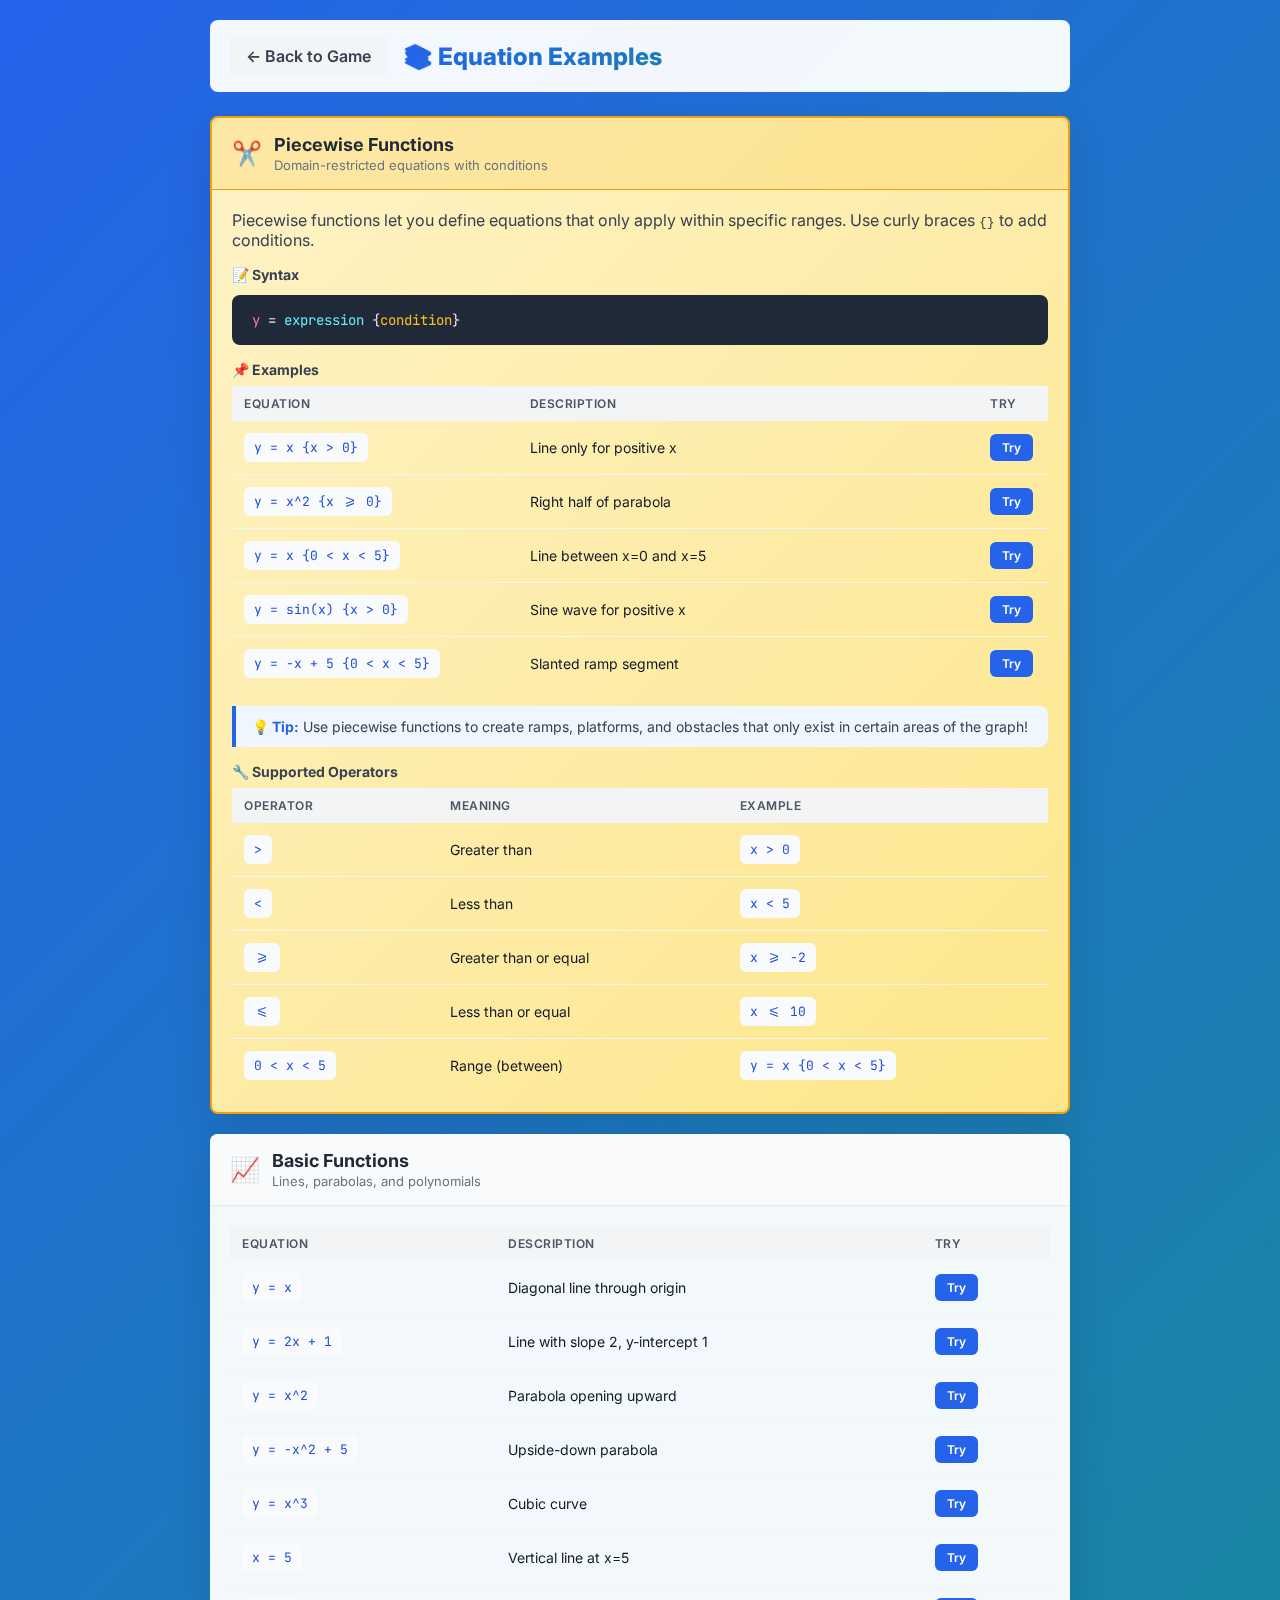
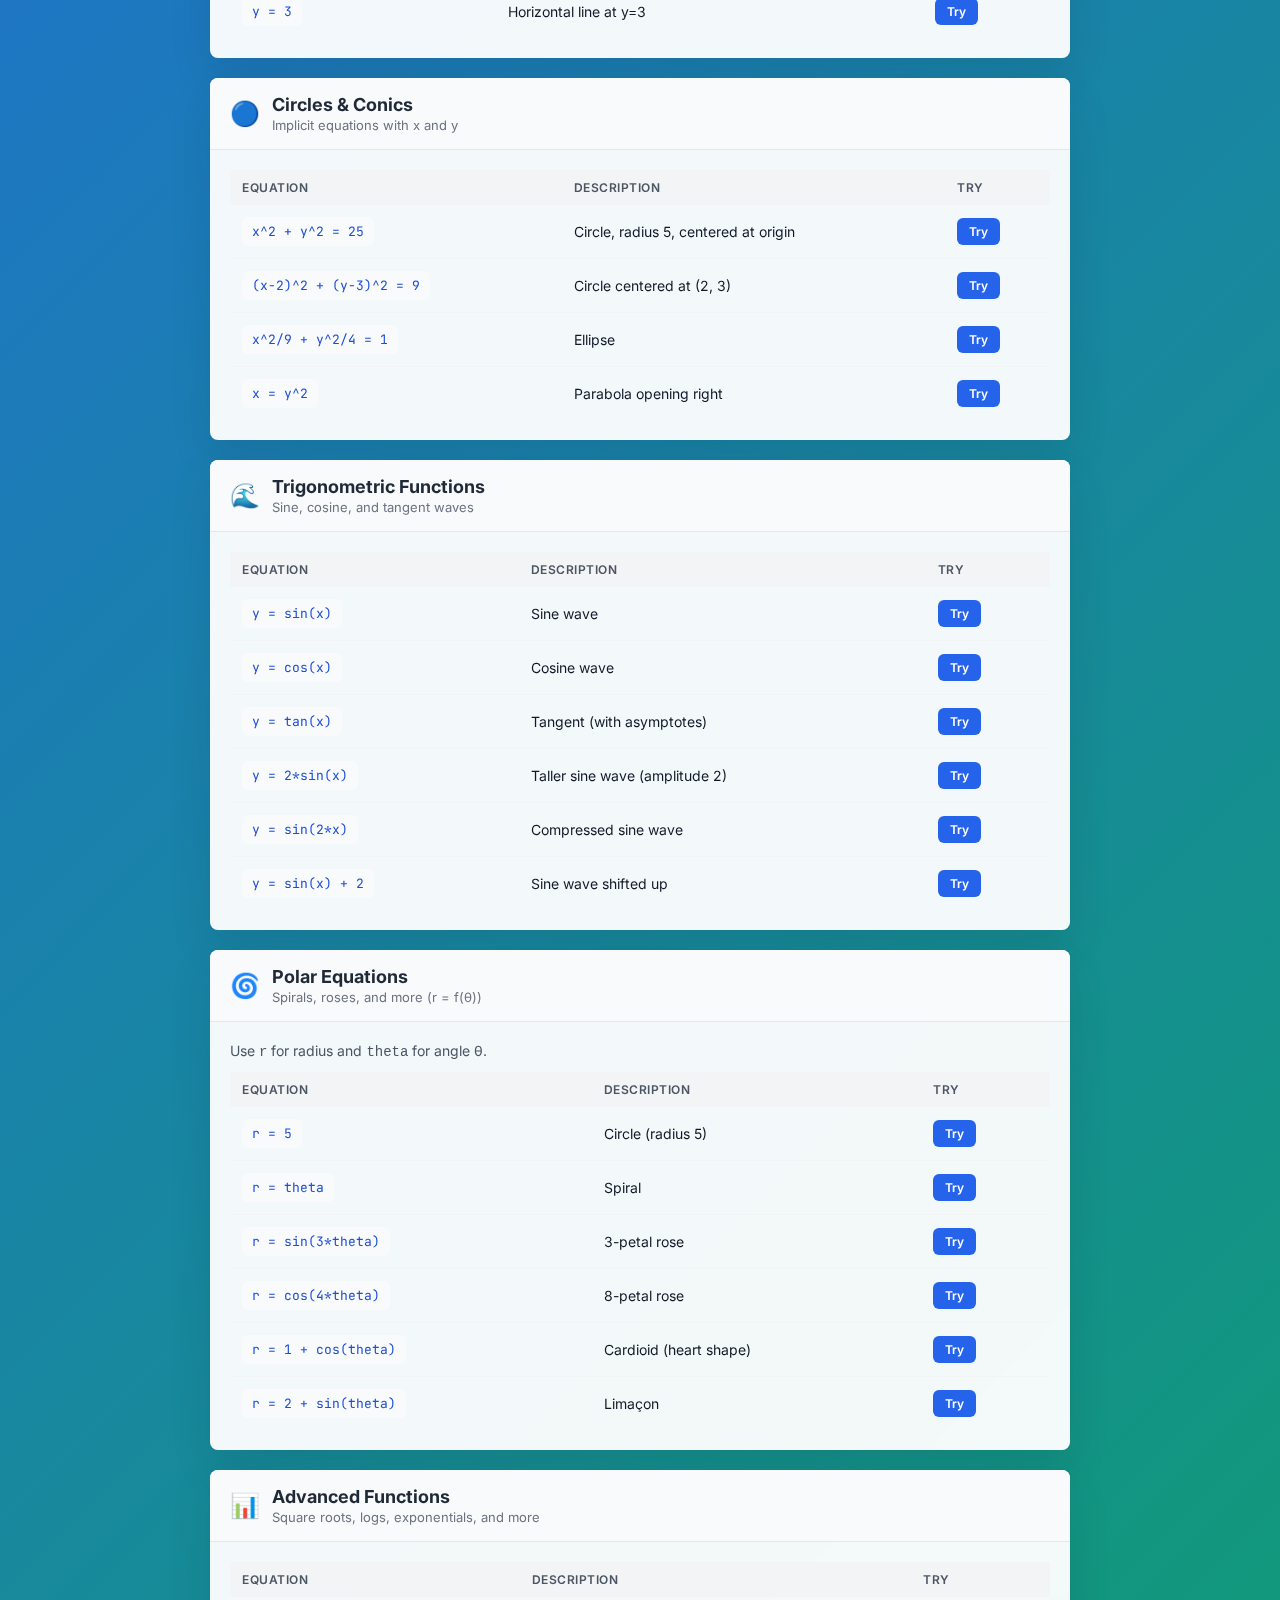
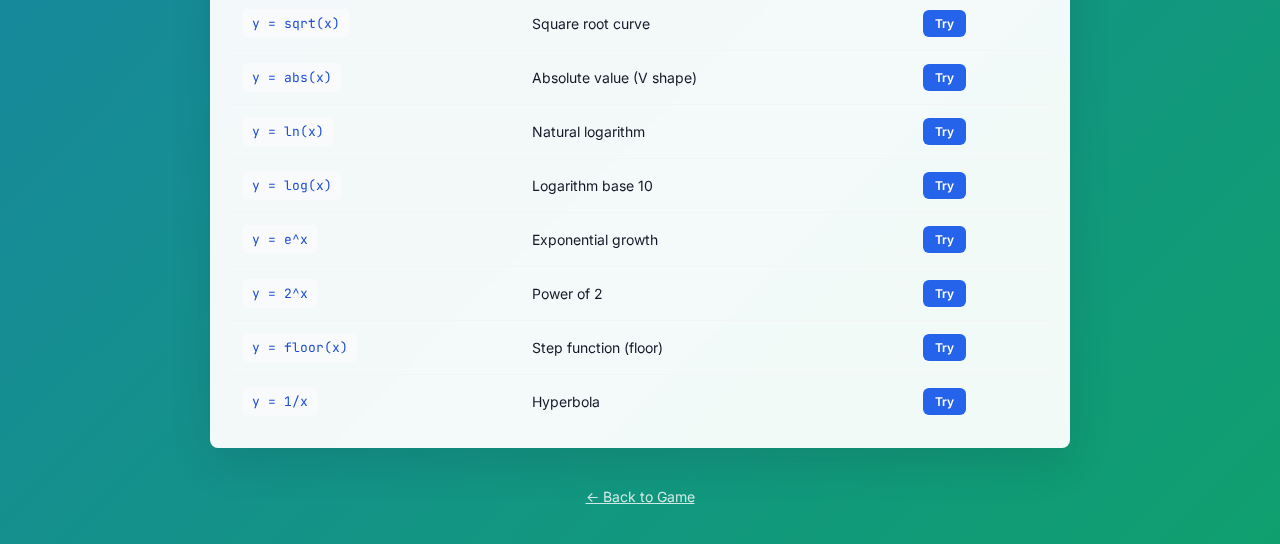
<file: examples.html>
<!DOCTYPE html>
<html lang="en">

<head>
    <meta charset="UTF-8">
    <meta name="viewport" content="width=device-width, initial-scale=1.0">
    <title>Equation Examples &amp; Syntax Guide | Marbleslides Graphing Game</title>
    <meta name="description" content="Browse all supported equation types in Marbleslides: linear equations, parabolas, trigonometric functions, polar equations, piecewise functions, circles, ellipses, logarithms, and more. Copy-paste examples to try instantly.">
    <meta name="keywords" content="equation examples, graph equations, math equation syntax, piecewise functions, polar equations, trigonometric graphs, algebra equations, Marbleslides equations, graphing calculator examples">
    <meta name="robots" content="index, follow, max-snippet:-1">
    <link rel="canonical" href="https://marbleslides.netlify.app/examples.html">
    <meta property="og:type" content="article">
    <meta property="og:url" content="https://marbleslides.netlify.app/examples.html">
    <meta property="og:title" content="Equation Examples &amp; Syntax Guide | Marbleslides">
    <meta property="og:description" content="Browse all supported equation types: linear, quadratic, trig, polar, piecewise, and more. Try them instantly in the game.">
    <meta property="og:image" content="https://marbleslides.netlify.app/logo.png">
    <meta property="og:site_name" content="Marbleslides">
    <meta name="twitter:card" content="summary">
    <meta name="twitter:title" content="Equation Examples | Marbleslides Graphing Game">
    <meta name="twitter:description" content="All supported equation types with copy-paste examples for Marbleslides.">
    <link rel="icon" href="logo.png" type="image/png">
    <link rel="stylesheet" href="styles.css">
    <link rel="preconnect" href="https://fonts.googleapis.com">
    <link rel="preconnect" href="https://fonts.gstatic.com" crossorigin>
    <link
        href="https://fonts.googleapis.com/css2?family=Inter:wght@400;500;600;700;800&family=JetBrains+Mono:wght@400;500&display=swap"
        rel="stylesheet">
    <script type="application/ld+json">
    {
        "@context": "https://schema.org",
        "@type": "BreadcrumbList",
        "itemListElement": [
            {
                "@type": "ListItem",
                "position": 1,
                "name": "Marbleslides",
                "item": "https://marbleslides.netlify.app/"
            },
            {
                "@type": "ListItem",
                "position": 2,
                "name": "Equation Examples",
                "item": "https://marbleslides.netlify.app/examples.html"
            }
        ]
    }
    </script>
    <style>
        body {
            height: auto !important;
            overflow: visible !important;
            background: var(--gradient-primary);
            min-height: 100vh;
            padding: 0;
            font-family: var(--font);
        }

        .examples-container {
            max-width: 900px;
            margin: 0 auto;
            padding: 20px;
        }

        .back-header {
            display: flex;
            align-items: center;
            gap: 16px;
            margin-bottom: 24px;
            padding: 16px 20px;
            background: rgba(255, 255, 255, 0.95);
            border-radius: var(--radius-lg);
            backdrop-filter: blur(10px);
        }

        .back-btn {
            display: flex;
            align-items: center;
            gap: 8px;
            padding: 10px 16px;
            background: var(--gray-100);
            border: none;
            border-radius: var(--radius-md);
            font-weight: 600;
            cursor: pointer;
            text-decoration: none;
            color: var(--gray-700);
            transition: 0.2s;
        }

        .back-btn:hover {
            background: var(--primary);
            color: white;
        }

        .page-title {
            flex: 1;
            font-size: 24px;
            font-weight: 800;
            background: var(--gradient-primary);
            -webkit-background-clip: text;
            -webkit-text-fill-color: transparent;
        }

        .category-card {
            background: rgba(255, 255, 255, 0.95);
            border-radius: var(--radius-lg);
            margin-bottom: 20px;
            overflow: hidden;
            backdrop-filter: blur(10px);
            box-shadow: var(--shadow-md);
        }

        .category-header {
            padding: 16px 20px;
            background: var(--gray-50);
            border-bottom: 1px solid var(--gray-200);
            display: flex;
            align-items: center;
            gap: 12px;
        }

        .category-icon {
            font-size: 24px;
        }

        .category-title {
            font-size: 18px;
            font-weight: 700;
            color: var(--gray-800);
        }

        .category-subtitle {
            font-size: 13px;
            color: var(--gray-500);
            margin-top: 2px;
        }

        .category-body {
            padding: 20px;
        }

        .equation-table {
            width: 100%;
            border-collapse: collapse;
        }

        .equation-table th {
            text-align: left;
            padding: 10px 12px;
            background: var(--gray-100);
            font-size: 12px;
            font-weight: 600;
            color: var(--gray-600);
            text-transform: uppercase;
            letter-spacing: 0.5px;
        }

        .equation-table td {
            padding: 12px;
            border-bottom: 1px solid var(--gray-100);
            font-size: 14px;
        }

        .equation-table tr:last-child td {
            border-bottom: none;
        }

        .equation-code {
            font-family: var(--font-mono);
            background: var(--gray-50);
            padding: 6px 10px;
            border-radius: 6px;
            font-size: 13px;
            color: var(--primary-dark);
            display: inline-block;
        }

        .try-btn {
            padding: 6px 12px;
            background: var(--primary);
            color: white;
            border: none;
            border-radius: 6px;
            font-size: 12px;
            font-weight: 600;
            cursor: pointer;
            transition: 0.2s;
        }

        .try-btn:hover {
            background: var(--primary-dark);
            transform: translateY(-1px);
        }

        .highlight-card {
            background: linear-gradient(135deg, #fef3c7 0%, #fde68a 100%);
            border: 2px solid var(--accent);
        }

        .highlight-card .category-header {
            background: rgba(251, 191, 36, 0.2);
            border-color: var(--accent);
        }

        .syntax-box {
            background: var(--gray-800);
            color: #e2e8f0;
            padding: 16px 20px;
            border-radius: var(--radius-md);
            font-family: var(--font-mono);
            font-size: 14px;
            margin: 12px 0;
            overflow-x: auto;
        }

        .syntax-box .keyword {
            color: #f472b6;
        }

        .syntax-box .variable {
            color: #67e8f9;
        }

        .syntax-box .condition {
            color: #fbbf24;
        }

        .tip-box {
            background: #eff6ff;
            border-left: 4px solid var(--primary);
            padding: 12px 16px;
            border-radius: 0 8px 8px 0;
            margin: 16px 0;
            font-size: 14px;
            color: var(--gray-700);
        }

        .tip-box strong {
            color: var(--primary);
        }

        .examples-grid {
            display: grid;
            grid-template-columns: repeat(auto-fit, minmax(250px, 1fr));
            gap: 12px;
            margin-top: 16px;
        }

        .example-card {
            background: white;
            border: 1px solid var(--gray-200);
            border-radius: var(--radius-md);
            padding: 16px;
            transition: 0.2s;
        }

        .example-card:hover {
            border-color: var(--primary);
            box-shadow: var(--shadow-md);
        }

        .example-card .eq {
            font-family: var(--font-mono);
            font-size: 15px;
            color: var(--primary-dark);
            margin-bottom: 8px;
        }

        .example-card .desc {
            font-size: 12px;
            color: var(--gray-500);
        }

        @media (max-width: 768px) {
            .examples-container {
                padding: 12px;
            }

            .category-body {
                padding: 12px;
            }

            .equation-table {
                font-size: 12px;
            }

            .equation-table th,
            .equation-table td {
                padding: 8px;
            }

            .page-title {
                font-size: 18px;
            }
        }
    </style>
</head>

<body>
    <div class="examples-container">
        <!-- Header -->
        <header class="back-header">
            <a href="index.html" class="back-btn">← Back to Game</a>
            <h1 class="page-title">📚 Equation Examples</h1>
        </header>

        <!-- PIECEWISE FUNCTIONS - HIGHLIGHTED -->
        <div class="category-card highlight-card">
            <div class="category-header">
                <span class="category-icon">✂️</span>
                <div>
                    <div class="category-title">Piecewise Functions</div>
                    <div class="category-subtitle">Domain-restricted equations with conditions</div>
                </div>
            </div>
            <div class="category-body">
                <p style="margin-bottom: 16px; color: var(--gray-700);">
                    Piecewise functions let you define equations that only apply within specific ranges.
                    Use curly braces <code>{}</code> to add conditions.
                </p>

                <h4 style="font-size: 14px; color: var(--gray-700); margin-bottom: 8px;">📝 Syntax</h4>
                <div class="syntax-box">
                    <span class="keyword">y</span> = <span class="variable">expression</span> {<span
                        class="condition">condition</span>}
                </div>

                <h4 style="font-size: 14px; color: var(--gray-700); margin: 16px 0 8px;">📌 Examples</h4>
                <table class="equation-table">
                    <tr>
                        <th style="width: 35%;">Equation</th>
                        <th>Description</th>
                        <th style="width: 70px;">Try</th>
                    </tr>
                    <tr>
                        <td><code class="equation-code">y = x {x > 0}</code></td>
                        <td>Line only for positive x</td>
                        <td><button class="try-btn" onclick="tryEq('y = x {x > 0}')">Try</button></td>
                    </tr>
                    <tr>
                        <td><code class="equation-code">y = x^2 {x >= 0}</code></td>
                        <td>Right half of parabola</td>
                        <td><button class="try-btn" onclick="tryEq('y = x^2 {x >= 0}')">Try</button></td>
                    </tr>
                    <tr>
                        <td><code class="equation-code">y = x {0 < x < 5}</code></td>
                        <td>Line between x=0 and x=5</td>
                        <td><button class="try-btn" onclick="tryEq('y = x {0 < x < 5}')">Try</button></td>
                    </tr>
                    <tr>
                        <td><code class="equation-code">y = sin(x) {x > 0}</code></td>
                        <td>Sine wave for positive x</td>
                        <td><button class="try-btn" onclick="tryEq('y = sin(x) {x > 0}')">Try</button></td>
                    </tr>
                    <tr>
                        <td><code class="equation-code">y = -x + 5 {0 < x < 5}</code></td>
                        <td>Slanted ramp segment</td>
                        <td><button class="try-btn" onclick="tryEq('y = -x + 5 {0 < x < 5}')">Try</button></td>
                    </tr>
                </table>

                <div class="tip-box">
                    <strong>💡 Tip:</strong> Use piecewise functions to create ramps, platforms, and
                    obstacles that only exist in certain areas of the graph!
                </div>

                <h4 style="font-size: 14px; color: var(--gray-700); margin: 16px 0 8px;">🔧 Supported Operators</h4>
                <table class="equation-table">
                    <tr>
                        <th>Operator</th>
                        <th>Meaning</th>
                        <th>Example</th>
                    </tr>
                    <tr>
                        <td><code class="equation-code">&gt;</code></td>
                        <td>Greater than</td>
                        <td><code class="equation-code">x > 0</code></td>
                    </tr>
                    <tr>
                        <td><code class="equation-code">&lt;</code></td>
                        <td>Less than</td>
                        <td><code class="equation-code">x < 5</code></td>
                    </tr>
                    <tr>
                        <td><code class="equation-code">&gt;=</code></td>
                        <td>Greater than or equal</td>
                        <td><code class="equation-code">x >= -2</code></td>
                    </tr>
                    <tr>
                        <td><code class="equation-code">&lt;=</code></td>
                        <td>Less than or equal</td>
                        <td><code class="equation-code">x <= 10</code></td>
                    </tr>
                    <tr>
                        <td><code class="equation-code">0 &lt; x &lt; 5</code></td>
                        <td>Range (between)</td>
                        <td><code class="equation-code">y = x {0 < x < 5}</code></td>
                    </tr>
                </table>
            </div>
        </div>

        <!-- BASIC FUNCTIONS -->
        <div class="category-card">
            <div class="category-header">
                <span class="category-icon">📈</span>
                <div>
                    <div class="category-title">Basic Functions</div>
                    <div class="category-subtitle">Lines, parabolas, and polynomials</div>
                </div>
            </div>
            <div class="category-body">
                <table class="equation-table">
                    <tr>
                        <th>Equation</th>
                        <th>Description</th>
                        <th>Try</th>
                    </tr>
                    <tr>
                        <td><code class="equation-code">y = x</code></td>
                        <td>Diagonal line through origin</td>
                        <td><button class="try-btn" onclick="tryEq('y = x')">Try</button></td>
                    </tr>
                    <tr>
                        <td><code class="equation-code">y = 2x + 1</code></td>
                        <td>Line with slope 2, y-intercept 1</td>
                        <td><button class="try-btn" onclick="tryEq('y = 2x + 1')">Try</button></td>
                    </tr>
                    <tr>
                        <td><code class="equation-code">y = x^2</code></td>
                        <td>Parabola opening upward</td>
                        <td><button class="try-btn" onclick="tryEq('y = x^2')">Try</button></td>
                    </tr>
                    <tr>
                        <td><code class="equation-code">y = -x^2 + 5</code></td>
                        <td>Upside-down parabola</td>
                        <td><button class="try-btn" onclick="tryEq('y = -x^2 + 5')">Try</button></td>
                    </tr>
                    <tr>
                        <td><code class="equation-code">y = x^3</code></td>
                        <td>Cubic curve</td>
                        <td><button class="try-btn" onclick="tryEq('y = x^3')">Try</button></td>
                    </tr>
                    <tr>
                        <td><code class="equation-code">x = 5</code></td>
                        <td>Vertical line at x=5</td>
                        <td><button class="try-btn" onclick="tryEq('x = 5')">Try</button></td>
                    </tr>
                    <tr>
                        <td><code class="equation-code">y = 3</code></td>
                        <td>Horizontal line at y=3</td>
                        <td><button class="try-btn" onclick="tryEq('y = 3')">Try</button></td>
                    </tr>
                </table>
            </div>
        </div>

        <!-- CIRCLES & CONICS -->
        <div class="category-card">
            <div class="category-header">
                <span class="category-icon">🔵</span>
                <div>
                    <div class="category-title">Circles & Conics</div>
                    <div class="category-subtitle">Implicit equations with x and y</div>
                </div>
            </div>
            <div class="category-body">
                <table class="equation-table">
                    <tr>
                        <th>Equation</th>
                        <th>Description</th>
                        <th>Try</th>
                    </tr>
                    <tr>
                        <td><code class="equation-code">x^2 + y^2 = 25</code></td>
                        <td>Circle, radius 5, centered at origin</td>
                        <td><button class="try-btn" onclick="tryEq('x^2 + y^2 = 25')">Try</button></td>
                    </tr>
                    <tr>
                        <td><code class="equation-code">(x-2)^2 + (y-3)^2 = 9</code></td>
                        <td>Circle centered at (2, 3)</td>
                        <td><button class="try-btn" onclick="tryEq('(x-2)^2 + (y-3)^2 = 9')">Try</button></td>
                    </tr>
                    <tr>
                        <td><code class="equation-code">x^2/9 + y^2/4 = 1</code></td>
                        <td>Ellipse</td>
                        <td><button class="try-btn" onclick="tryEq('x^2/9 + y^2/4 = 1')">Try</button></td>
                    </tr>
                    <tr>
                        <td><code class="equation-code">x = y^2</code></td>
                        <td>Parabola opening right</td>
                        <td><button class="try-btn" onclick="tryEq('x = y^2')">Try</button></td>
                    </tr>
                </table>
            </div>
        </div>

        <!-- TRIGONOMETRIC -->
        <div class="category-card">
            <div class="category-header">
                <span class="category-icon">🌊</span>
                <div>
                    <div class="category-title">Trigonometric Functions</div>
                    <div class="category-subtitle">Sine, cosine, and tangent waves</div>
                </div>
            </div>
            <div class="category-body">
                <table class="equation-table">
                    <tr>
                        <th>Equation</th>
                        <th>Description</th>
                        <th>Try</th>
                    </tr>
                    <tr>
                        <td><code class="equation-code">y = sin(x)</code></td>
                        <td>Sine wave</td>
                        <td><button class="try-btn" onclick="tryEq('y = sin(x)')">Try</button></td>
                    </tr>
                    <tr>
                        <td><code class="equation-code">y = cos(x)</code></td>
                        <td>Cosine wave</td>
                        <td><button class="try-btn" onclick="tryEq('y = cos(x)')">Try</button></td>
                    </tr>
                    <tr>
                        <td><code class="equation-code">y = tan(x)</code></td>
                        <td>Tangent (with asymptotes)</td>
                        <td><button class="try-btn" onclick="tryEq('y = tan(x)')">Try</button></td>
                    </tr>
                    <tr>
                        <td><code class="equation-code">y = 2*sin(x)</code></td>
                        <td>Taller sine wave (amplitude 2)</td>
                        <td><button class="try-btn" onclick="tryEq('y = 2*sin(x)')">Try</button></td>
                    </tr>
                    <tr>
                        <td><code class="equation-code">y = sin(2*x)</code></td>
                        <td>Compressed sine wave</td>
                        <td><button class="try-btn" onclick="tryEq('y = sin(2*x)')">Try</button></td>
                    </tr>
                    <tr>
                        <td><code class="equation-code">y = sin(x) + 2</code></td>
                        <td>Sine wave shifted up</td>
                        <td><button class="try-btn" onclick="tryEq('y = sin(x) + 2')">Try</button></td>
                    </tr>
                </table>
            </div>
        </div>

        <!-- POLAR -->
        <div class="category-card">
            <div class="category-header">
                <span class="category-icon">🌀</span>
                <div>
                    <div class="category-title">Polar Equations</div>
                    <div class="category-subtitle">Spirals, roses, and more (r = f(θ))</div>
                </div>
            </div>
            <div class="category-body">
                <p style="margin-bottom: 12px; color: var(--gray-600); font-size: 14px;">
                    Use <code>r</code> for radius and <code>theta</code> for angle θ.
                </p>
                <table class="equation-table">
                    <tr>
                        <th>Equation</th>
                        <th>Description</th>
                        <th>Try</th>
                    </tr>
                    <tr>
                        <td><code class="equation-code">r = 5</code></td>
                        <td>Circle (radius 5)</td>
                        <td><button class="try-btn" onclick="tryEq('r = 5')">Try</button></td>
                    </tr>
                    <tr>
                        <td><code class="equation-code">r = theta</code></td>
                        <td>Spiral</td>
                        <td><button class="try-btn" onclick="tryEq('r = theta')">Try</button></td>
                    </tr>
                    <tr>
                        <td><code class="equation-code">r = sin(3*theta)</code></td>
                        <td>3-petal rose</td>
                        <td><button class="try-btn" onclick="tryEq('r = sin(3*theta)')">Try</button></td>
                    </tr>
                    <tr>
                        <td><code class="equation-code">r = cos(4*theta)</code></td>
                        <td>8-petal rose</td>
                        <td><button class="try-btn" onclick="tryEq('r = cos(4*theta)')">Try</button></td>
                    </tr>
                    <tr>
                        <td><code class="equation-code">r = 1 + cos(theta)</code></td>
                        <td>Cardioid (heart shape)</td>
                        <td><button class="try-btn" onclick="tryEq('r = 1 + cos(theta)')">Try</button></td>
                    </tr>
                    <tr>
                        <td><code class="equation-code">r = 2 + sin(theta)</code></td>
                        <td>Limaçon</td>
                        <td><button class="try-btn" onclick="tryEq('r = 2 + sin(theta)')">Try</button></td>
                    </tr>
                </table>
            </div>
        </div>

        <!-- ADVANCED -->
        <div class="category-card">
            <div class="category-header">
                <span class="category-icon">📊</span>
                <div>
                    <div class="category-title">Advanced Functions</div>
                    <div class="category-subtitle">Square roots, logs, exponentials, and more</div>
                </div>
            </div>
            <div class="category-body">
                <table class="equation-table">
                    <tr>
                        <th>Equation</th>
                        <th>Description</th>
                        <th>Try</th>
                    </tr>
                    <tr>
                        <td><code class="equation-code">y = sqrt(x)</code></td>
                        <td>Square root curve</td>
                        <td><button class="try-btn" onclick="tryEq('y = sqrt(x)')">Try</button></td>
                    </tr>
                    <tr>
                        <td><code class="equation-code">y = abs(x)</code></td>
                        <td>Absolute value (V shape)</td>
                        <td><button class="try-btn" onclick="tryEq('y = abs(x)')">Try</button></td>
                    </tr>
                    <tr>
                        <td><code class="equation-code">y = ln(x)</code></td>
                        <td>Natural logarithm</td>
                        <td><button class="try-btn" onclick="tryEq('y = ln(x)')">Try</button></td>
                    </tr>
                    <tr>
                        <td><code class="equation-code">y = log(x)</code></td>
                        <td>Logarithm base 10</td>
                        <td><button class="try-btn" onclick="tryEq('y = log(x)')">Try</button></td>
                    </tr>
                    <tr>
                        <td><code class="equation-code">y = e^x</code></td>
                        <td>Exponential growth</td>
                        <td><button class="try-btn" onclick="tryEq('y = e^x')">Try</button></td>
                    </tr>
                    <tr>
                        <td><code class="equation-code">y = 2^x</code></td>
                        <td>Power of 2</td>
                        <td><button class="try-btn" onclick="tryEq('y = 2^x')">Try</button></td>
                    </tr>
                    <tr>
                        <td><code class="equation-code">y = floor(x)</code></td>
                        <td>Step function (floor)</td>
                        <td><button class="try-btn" onclick="tryEq('y = floor(x)')">Try</button></td>
                    </tr>
                    <tr>
                        <td><code class="equation-code">y = 1/x</code></td>
                        <td>Hyperbola</td>
                        <td><button class="try-btn" onclick="tryEq('y = 1/x')">Try</button></td>
                    </tr>
                </table>
            </div>
        </div>

        <!-- Footer -->
        <div style="text-align: center; padding: 20px; color: white; opacity: 0.8; font-size: 14px;">
            <a href="index.html" style="color: white;">← Back to Game</a>
        </div>
    </div>

    <script>
        function tryEq(equation) {
            // Store in localStorage and redirect
            localStorage.setItem('tryEquation', equation);
            window.location.href = 'index.html';
        }
    </script>
</body>

</html>
</file>
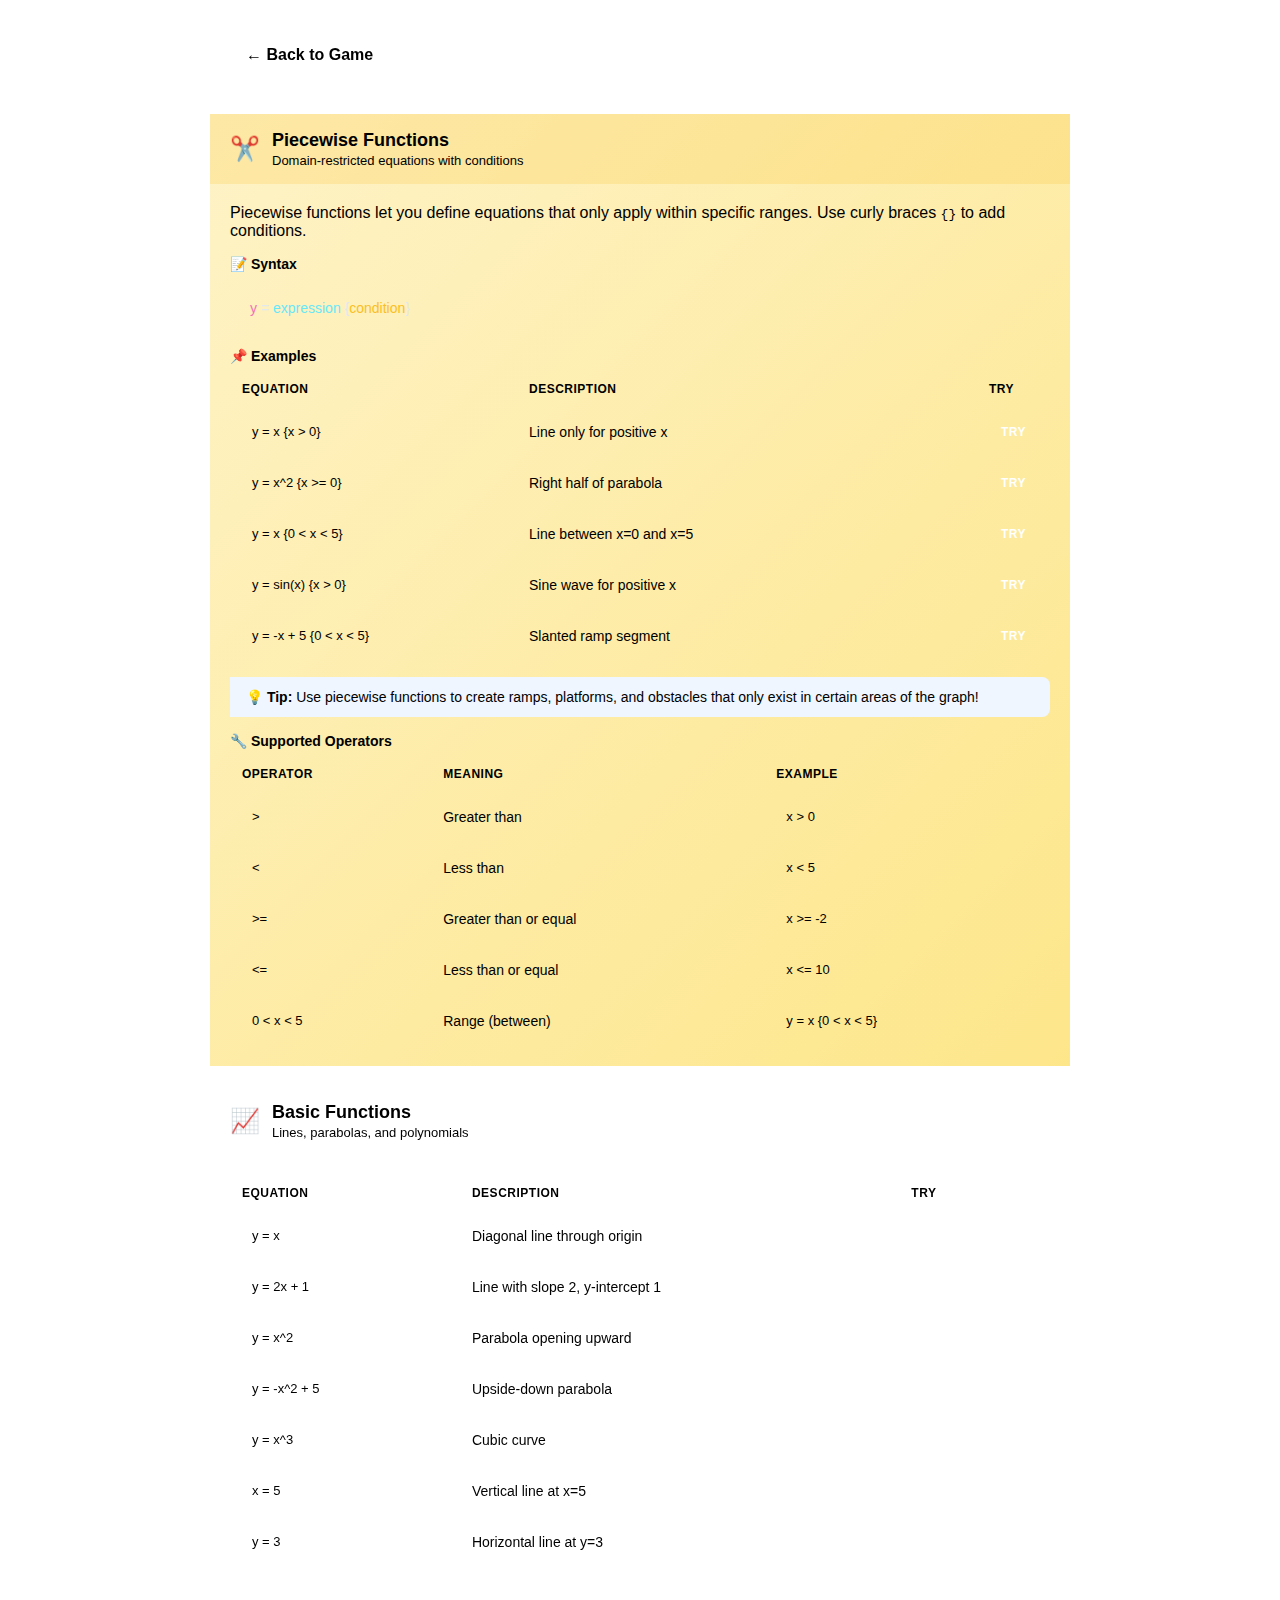
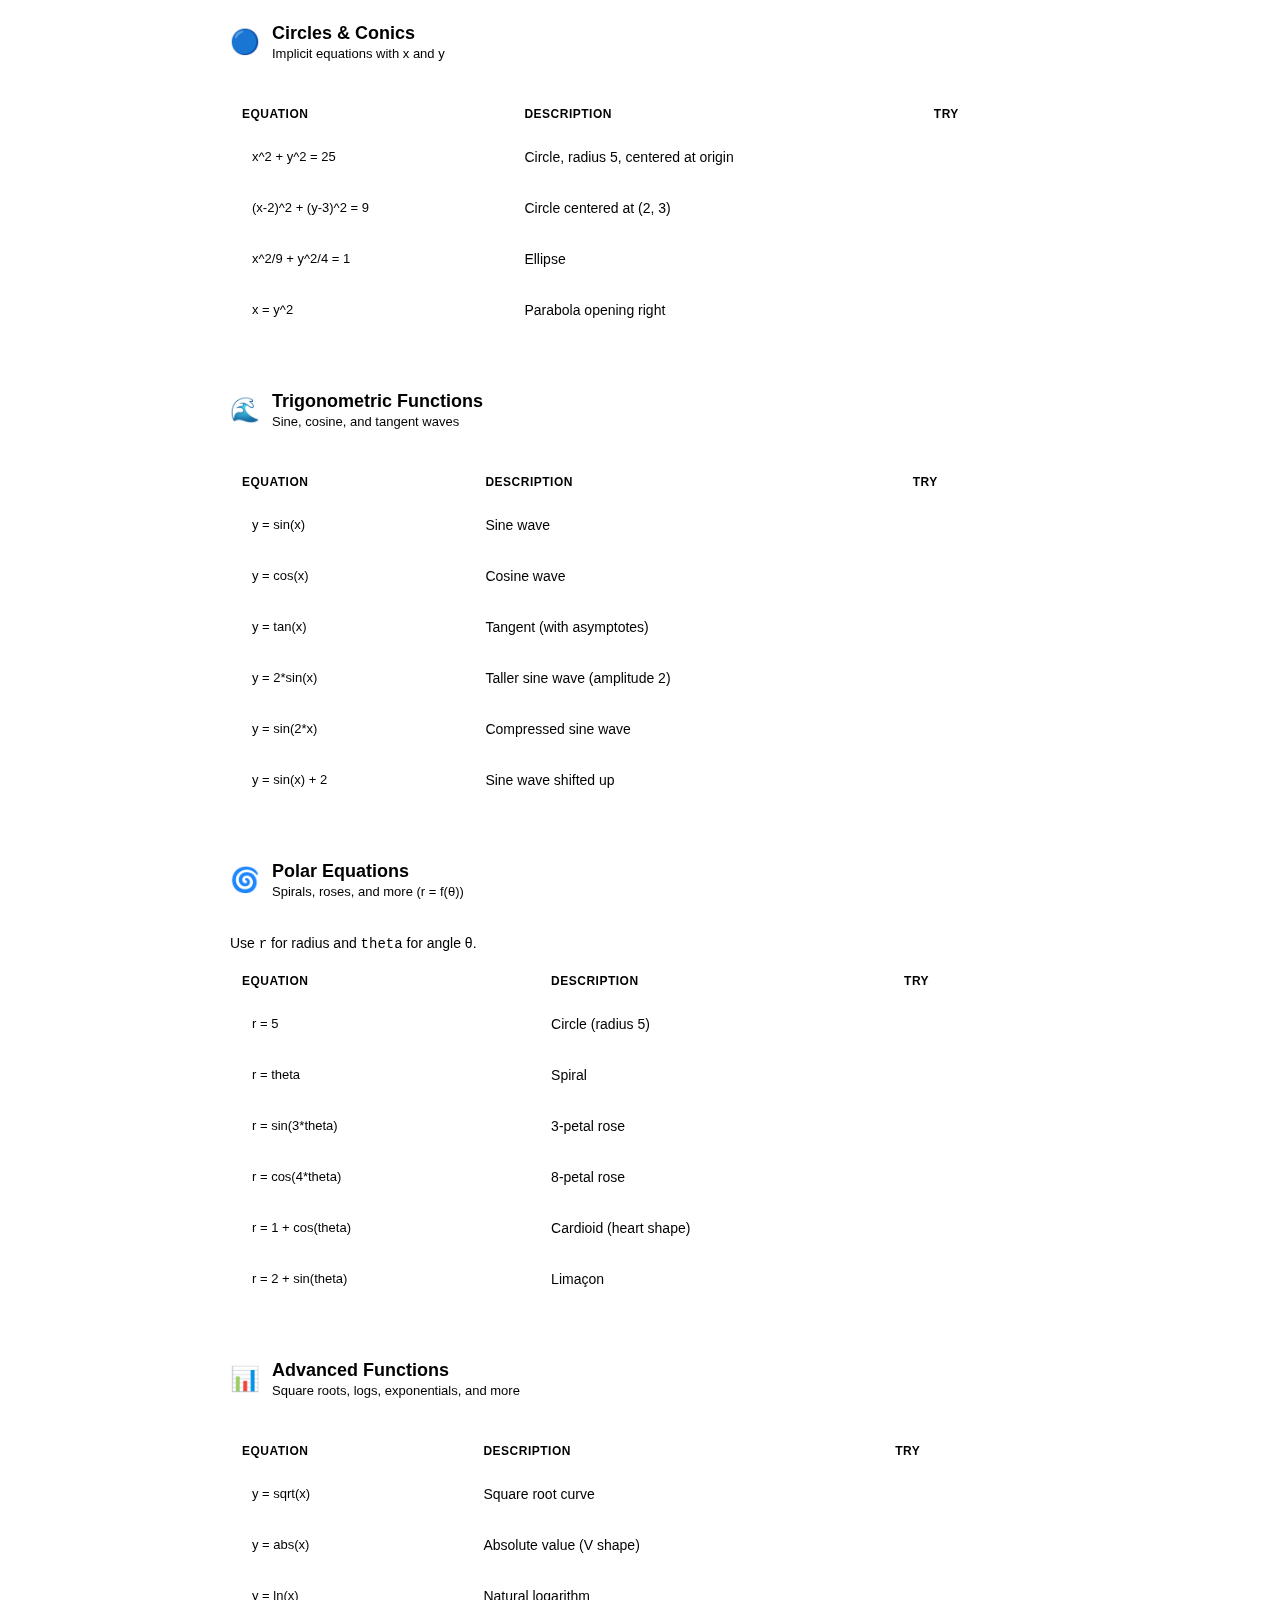
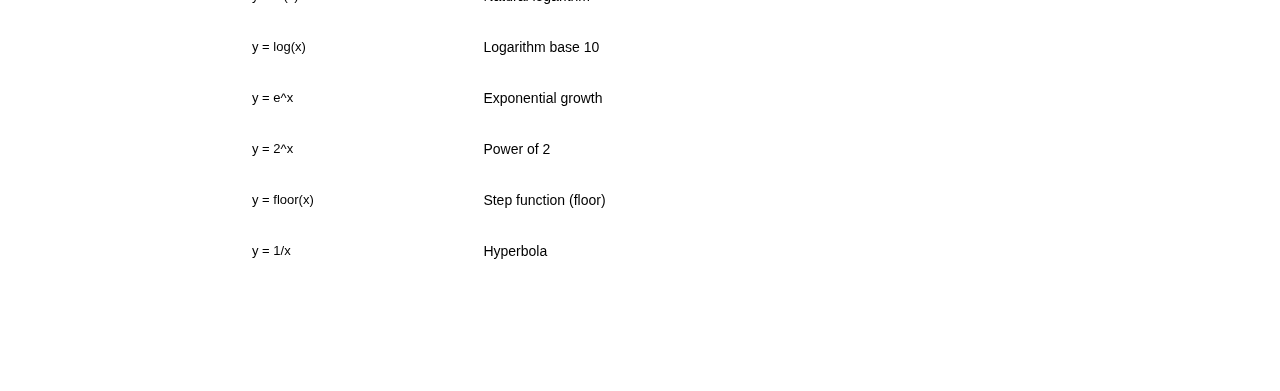
<file: public/examples.html>
<!DOCTYPE html>
<html lang="en">

<head>
    <meta charset="UTF-8">
    <meta name="viewport" content="width=device-width, initial-scale=1.0">
    <title>📚 Equation Examples | Marbleslides</title>
    <link rel="stylesheet" href="styles.css">
    <link rel="preconnect" href="https://fonts.googleapis.com">
    <link rel="preconnect" href="https://fonts.gstatic.com" crossorigin>
    <link
        href="https://fonts.googleapis.com/css2?family=Inter:wght@400;500;600;700;800&family=JetBrains+Mono:wght@400;500&display=swap"
        rel="stylesheet">
    <style>
        body {
            background: var(--gradient-primary);
            min-height: 100vh;
            padding: 0;
        }

        .examples-container {
            max-width: 900px;
            margin: 0 auto;
            padding: 20px;
        }

        .back-header {
            display: flex;
            align-items: center;
            gap: 16px;
            margin-bottom: 24px;
            padding: 16px 20px;
            background: rgba(255, 255, 255, 0.95);
            border-radius: var(--radius-lg);
            backdrop-filter: blur(10px);
        }

        .back-btn {
            display: flex;
            align-items: center;
            gap: 8px;
            padding: 10px 16px;
            background: var(--gray-100);
            border: none;
            border-radius: var(--radius-md);
            font-weight: 600;
            cursor: pointer;
            text-decoration: none;
            color: var(--gray-700);
            transition: 0.2s;
        }

        .back-btn:hover {
            background: var(--primary);
            color: white;
        }

        .page-title {
            flex: 1;
            font-size: 24px;
            font-weight: 800;
            background: var(--gradient-primary);
            -webkit-background-clip: text;
            -webkit-text-fill-color: transparent;
        }

        .category-card {
            background: rgba(255, 255, 255, 0.95);
            border-radius: var(--radius-lg);
            margin-bottom: 20px;
            overflow: hidden;
            backdrop-filter: blur(10px);
            box-shadow: var(--shadow-md);
        }

        .category-header {
            padding: 16px 20px;
            background: var(--gray-50);
            border-bottom: 1px solid var(--gray-200);
            display: flex;
            align-items: center;
            gap: 12px;
        }

        .category-icon {
            font-size: 24px;
        }

        .category-title {
            font-size: 18px;
            font-weight: 700;
            color: var(--gray-800);
        }

        .category-subtitle {
            font-size: 13px;
            color: var(--gray-500);
            margin-top: 2px;
        }

        .category-body {
            padding: 20px;
        }

        .equation-table {
            width: 100%;
            border-collapse: collapse;
        }

        .equation-table th {
            text-align: left;
            padding: 10px 12px;
            background: var(--gray-100);
            font-size: 12px;
            font-weight: 600;
            color: var(--gray-600);
            text-transform: uppercase;
            letter-spacing: 0.5px;
        }

        .equation-table td {
            padding: 12px;
            border-bottom: 1px solid var(--gray-100);
            font-size: 14px;
        }

        .equation-table tr:last-child td {
            border-bottom: none;
        }

        .equation-code {
            font-family: var(--font-mono);
            background: var(--gray-50);
            padding: 6px 10px;
            border-radius: 6px;
            font-size: 13px;
            color: var(--primary-dark);
            display: inline-block;
        }

        .try-btn {
            padding: 6px 12px;
            background: var(--primary);
            color: white;
            border: none;
            border-radius: 6px;
            font-size: 12px;
            font-weight: 600;
            cursor: pointer;
            transition: 0.2s;
        }

        .try-btn:hover {
            background: var(--primary-dark);
            transform: translateY(-1px);
        }

        .highlight-card {
            background: linear-gradient(135deg, #fef3c7 0%, #fde68a 100%);
            border: 2px solid var(--accent);
        }

        .highlight-card .category-header {
            background: rgba(251, 191, 36, 0.2);
            border-color: var(--accent);
        }

        .syntax-box {
            background: var(--gray-800);
            color: #e2e8f0;
            padding: 16px 20px;
            border-radius: var(--radius-md);
            font-family: var(--font-mono);
            font-size: 14px;
            margin: 12px 0;
            overflow-x: auto;
        }

        .syntax-box .keyword {
            color: #f472b6;
        }

        .syntax-box .variable {
            color: #67e8f9;
        }

        .syntax-box .condition {
            color: #fbbf24;
        }

        .tip-box {
            background: #eff6ff;
            border-left: 4px solid var(--primary);
            padding: 12px 16px;
            border-radius: 0 8px 8px 0;
            margin: 16px 0;
            font-size: 14px;
            color: var(--gray-700);
        }

        .tip-box strong {
            color: var(--primary);
        }

        .examples-grid {
            display: grid;
            grid-template-columns: repeat(auto-fit, minmax(250px, 1fr));
            gap: 12px;
            margin-top: 16px;
        }

        .example-card {
            background: white;
            border: 1px solid var(--gray-200);
            border-radius: var(--radius-md);
            padding: 16px;
            transition: 0.2s;
        }

        .example-card:hover {
            border-color: var(--primary);
            box-shadow: var(--shadow-md);
        }

        .example-card .eq {
            font-family: var(--font-mono);
            font-size: 15px;
            color: var(--primary-dark);
            margin-bottom: 8px;
        }

        .example-card .desc {
            font-size: 12px;
            color: var(--gray-500);
        }

        @media (max-width: 768px) {
            .examples-container {
                padding: 12px;
            }

            .category-body {
                padding: 12px;
            }

            .equation-table {
                font-size: 12px;
            }

            .equation-table th,
            .equation-table td {
                padding: 8px;
            }

            .page-title {
                font-size: 18px;
            }
        }
    </style>
</head>

<body>
    <div class="examples-container">
        <!-- Header -->
        <header class="back-header">
            <a href="index.html" class="back-btn">← Back to Game</a>
            <h1 class="page-title">📚 Equation Examples</h1>
        </header>

        <!-- PIECEWISE FUNCTIONS - HIGHLIGHTED -->
        <div class="category-card highlight-card">
            <div class="category-header">
                <span class="category-icon">✂️</span>
                <div>
                    <div class="category-title">Piecewise Functions</div>
                    <div class="category-subtitle">Domain-restricted equations with conditions</div>
                </div>
            </div>
            <div class="category-body">
                <p style="margin-bottom: 16px; color: var(--gray-700);">
                    Piecewise functions let you define equations that only apply within specific ranges.
                    Use curly braces <code>{}</code> to add conditions.
                </p>

                <h4 style="font-size: 14px; color: var(--gray-700); margin-bottom: 8px;">📝 Syntax</h4>
                <div class="syntax-box">
                    <span class="keyword">y</span> = <span class="variable">expression</span> {<span
                        class="condition">condition</span>}
                </div>

                <h4 style="font-size: 14px; color: var(--gray-700); margin: 16px 0 8px;">📌 Examples</h4>
                <table class="equation-table">
                    <tr>
                        <th style="width: 35%;">Equation</th>
                        <th>Description</th>
                        <th style="width: 70px;">Try</th>
                    </tr>
                    <tr>
                        <td><code class="equation-code">y = x {x > 0}</code></td>
                        <td>Line only for positive x</td>
                        <td><button class="try-btn" onclick="tryEq('y = x {x > 0}')">Try</button></td>
                    </tr>
                    <tr>
                        <td><code class="equation-code">y = x^2 {x >= 0}</code></td>
                        <td>Right half of parabola</td>
                        <td><button class="try-btn" onclick="tryEq('y = x^2 {x >= 0}')">Try</button></td>
                    </tr>
                    <tr>
                        <td><code class="equation-code">y = x {0 < x < 5}</code></td>
                        <td>Line between x=0 and x=5</td>
                        <td><button class="try-btn" onclick="tryEq('y = x {0 < x < 5}')">Try</button></td>
                    </tr>
                    <tr>
                        <td><code class="equation-code">y = sin(x) {x > 0}</code></td>
                        <td>Sine wave for positive x</td>
                        <td><button class="try-btn" onclick="tryEq('y = sin(x) {x > 0}')">Try</button></td>
                    </tr>
                    <tr>
                        <td><code class="equation-code">y = -x + 5 {0 < x < 5}</code></td>
                        <td>Slanted ramp segment</td>
                        <td><button class="try-btn" onclick="tryEq('y = -x + 5 {0 < x < 5}')">Try</button></td>
                    </tr>
                </table>

                <div class="tip-box">
                    <strong>💡 Tip:</strong> Use piecewise functions to create ramps, platforms, and
                    obstacles that only exist in certain areas of the graph!
                </div>

                <h4 style="font-size: 14px; color: var(--gray-700); margin: 16px 0 8px;">🔧 Supported Operators</h4>
                <table class="equation-table">
                    <tr>
                        <th>Operator</th>
                        <th>Meaning</th>
                        <th>Example</th>
                    </tr>
                    <tr>
                        <td><code class="equation-code">&gt;</code></td>
                        <td>Greater than</td>
                        <td><code class="equation-code">x > 0</code></td>
                    </tr>
                    <tr>
                        <td><code class="equation-code">&lt;</code></td>
                        <td>Less than</td>
                        <td><code class="equation-code">x < 5</code></td>
                    </tr>
                    <tr>
                        <td><code class="equation-code">&gt;=</code></td>
                        <td>Greater than or equal</td>
                        <td><code class="equation-code">x >= -2</code></td>
                    </tr>
                    <tr>
                        <td><code class="equation-code">&lt;=</code></td>
                        <td>Less than or equal</td>
                        <td><code class="equation-code">x <= 10</code></td>
                    </tr>
                    <tr>
                        <td><code class="equation-code">0 &lt; x &lt; 5</code></td>
                        <td>Range (between)</td>
                        <td><code class="equation-code">y = x {0 < x < 5}</code></td>
                    </tr>
                </table>
            </div>
        </div>

        <!-- BASIC FUNCTIONS -->
        <div class="category-card">
            <div class="category-header">
                <span class="category-icon">📈</span>
                <div>
                    <div class="category-title">Basic Functions</div>
                    <div class="category-subtitle">Lines, parabolas, and polynomials</div>
                </div>
            </div>
            <div class="category-body">
                <table class="equation-table">
                    <tr>
                        <th>Equation</th>
                        <th>Description</th>
                        <th>Try</th>
                    </tr>
                    <tr>
                        <td><code class="equation-code">y = x</code></td>
                        <td>Diagonal line through origin</td>
                        <td><button class="try-btn" onclick="tryEq('y = x')">Try</button></td>
                    </tr>
                    <tr>
                        <td><code class="equation-code">y = 2x + 1</code></td>
                        <td>Line with slope 2, y-intercept 1</td>
                        <td><button class="try-btn" onclick="tryEq('y = 2x + 1')">Try</button></td>
                    </tr>
                    <tr>
                        <td><code class="equation-code">y = x^2</code></td>
                        <td>Parabola opening upward</td>
                        <td><button class="try-btn" onclick="tryEq('y = x^2')">Try</button></td>
                    </tr>
                    <tr>
                        <td><code class="equation-code">y = -x^2 + 5</code></td>
                        <td>Upside-down parabola</td>
                        <td><button class="try-btn" onclick="tryEq('y = -x^2 + 5')">Try</button></td>
                    </tr>
                    <tr>
                        <td><code class="equation-code">y = x^3</code></td>
                        <td>Cubic curve</td>
                        <td><button class="try-btn" onclick="tryEq('y = x^3')">Try</button></td>
                    </tr>
                    <tr>
                        <td><code class="equation-code">x = 5</code></td>
                        <td>Vertical line at x=5</td>
                        <td><button class="try-btn" onclick="tryEq('x = 5')">Try</button></td>
                    </tr>
                    <tr>
                        <td><code class="equation-code">y = 3</code></td>
                        <td>Horizontal line at y=3</td>
                        <td><button class="try-btn" onclick="tryEq('y = 3')">Try</button></td>
                    </tr>
                </table>
            </div>
        </div>

        <!-- CIRCLES & CONICS -->
        <div class="category-card">
            <div class="category-header">
                <span class="category-icon">🔵</span>
                <div>
                    <div class="category-title">Circles & Conics</div>
                    <div class="category-subtitle">Implicit equations with x and y</div>
                </div>
            </div>
            <div class="category-body">
                <table class="equation-table">
                    <tr>
                        <th>Equation</th>
                        <th>Description</th>
                        <th>Try</th>
                    </tr>
                    <tr>
                        <td><code class="equation-code">x^2 + y^2 = 25</code></td>
                        <td>Circle, radius 5, centered at origin</td>
                        <td><button class="try-btn" onclick="tryEq('x^2 + y^2 = 25')">Try</button></td>
                    </tr>
                    <tr>
                        <td><code class="equation-code">(x-2)^2 + (y-3)^2 = 9</code></td>
                        <td>Circle centered at (2, 3)</td>
                        <td><button class="try-btn" onclick="tryEq('(x-2)^2 + (y-3)^2 = 9')">Try</button></td>
                    </tr>
                    <tr>
                        <td><code class="equation-code">x^2/9 + y^2/4 = 1</code></td>
                        <td>Ellipse</td>
                        <td><button class="try-btn" onclick="tryEq('x^2/9 + y^2/4 = 1')">Try</button></td>
                    </tr>
                    <tr>
                        <td><code class="equation-code">x = y^2</code></td>
                        <td>Parabola opening right</td>
                        <td><button class="try-btn" onclick="tryEq('x = y^2')">Try</button></td>
                    </tr>
                </table>
            </div>
        </div>

        <!-- TRIGONOMETRIC -->
        <div class="category-card">
            <div class="category-header">
                <span class="category-icon">🌊</span>
                <div>
                    <div class="category-title">Trigonometric Functions</div>
                    <div class="category-subtitle">Sine, cosine, and tangent waves</div>
                </div>
            </div>
            <div class="category-body">
                <table class="equation-table">
                    <tr>
                        <th>Equation</th>
                        <th>Description</th>
                        <th>Try</th>
                    </tr>
                    <tr>
                        <td><code class="equation-code">y = sin(x)</code></td>
                        <td>Sine wave</td>
                        <td><button class="try-btn" onclick="tryEq('y = sin(x)')">Try</button></td>
                    </tr>
                    <tr>
                        <td><code class="equation-code">y = cos(x)</code></td>
                        <td>Cosine wave</td>
                        <td><button class="try-btn" onclick="tryEq('y = cos(x)')">Try</button></td>
                    </tr>
                    <tr>
                        <td><code class="equation-code">y = tan(x)</code></td>
                        <td>Tangent (with asymptotes)</td>
                        <td><button class="try-btn" onclick="tryEq('y = tan(x)')">Try</button></td>
                    </tr>
                    <tr>
                        <td><code class="equation-code">y = 2*sin(x)</code></td>
                        <td>Taller sine wave (amplitude 2)</td>
                        <td><button class="try-btn" onclick="tryEq('y = 2*sin(x)')">Try</button></td>
                    </tr>
                    <tr>
                        <td><code class="equation-code">y = sin(2*x)</code></td>
                        <td>Compressed sine wave</td>
                        <td><button class="try-btn" onclick="tryEq('y = sin(2*x)')">Try</button></td>
                    </tr>
                    <tr>
                        <td><code class="equation-code">y = sin(x) + 2</code></td>
                        <td>Sine wave shifted up</td>
                        <td><button class="try-btn" onclick="tryEq('y = sin(x) + 2')">Try</button></td>
                    </tr>
                </table>
            </div>
        </div>

        <!-- POLAR -->
        <div class="category-card">
            <div class="category-header">
                <span class="category-icon">🌀</span>
                <div>
                    <div class="category-title">Polar Equations</div>
                    <div class="category-subtitle">Spirals, roses, and more (r = f(θ))</div>
                </div>
            </div>
            <div class="category-body">
                <p style="margin-bottom: 12px; color: var(--gray-600); font-size: 14px;">
                    Use <code>r</code> for radius and <code>theta</code> for angle θ.
                </p>
                <table class="equation-table">
                    <tr>
                        <th>Equation</th>
                        <th>Description</th>
                        <th>Try</th>
                    </tr>
                    <tr>
                        <td><code class="equation-code">r = 5</code></td>
                        <td>Circle (radius 5)</td>
                        <td><button class="try-btn" onclick="tryEq('r = 5')">Try</button></td>
                    </tr>
                    <tr>
                        <td><code class="equation-code">r = theta</code></td>
                        <td>Spiral</td>
                        <td><button class="try-btn" onclick="tryEq('r = theta')">Try</button></td>
                    </tr>
                    <tr>
                        <td><code class="equation-code">r = sin(3*theta)</code></td>
                        <td>3-petal rose</td>
                        <td><button class="try-btn" onclick="tryEq('r = sin(3*theta)')">Try</button></td>
                    </tr>
                    <tr>
                        <td><code class="equation-code">r = cos(4*theta)</code></td>
                        <td>8-petal rose</td>
                        <td><button class="try-btn" onclick="tryEq('r = cos(4*theta)')">Try</button></td>
                    </tr>
                    <tr>
                        <td><code class="equation-code">r = 1 + cos(theta)</code></td>
                        <td>Cardioid (heart shape)</td>
                        <td><button class="try-btn" onclick="tryEq('r = 1 + cos(theta)')">Try</button></td>
                    </tr>
                    <tr>
                        <td><code class="equation-code">r = 2 + sin(theta)</code></td>
                        <td>Limaçon</td>
                        <td><button class="try-btn" onclick="tryEq('r = 2 + sin(theta)')">Try</button></td>
                    </tr>
                </table>
            </div>
        </div>

        <!-- ADVANCED -->
        <div class="category-card">
            <div class="category-header">
                <span class="category-icon">📊</span>
                <div>
                    <div class="category-title">Advanced Functions</div>
                    <div class="category-subtitle">Square roots, logs, exponentials, and more</div>
                </div>
            </div>
            <div class="category-body">
                <table class="equation-table">
                    <tr>
                        <th>Equation</th>
                        <th>Description</th>
                        <th>Try</th>
                    </tr>
                    <tr>
                        <td><code class="equation-code">y = sqrt(x)</code></td>
                        <td>Square root curve</td>
                        <td><button class="try-btn" onclick="tryEq('y = sqrt(x)')">Try</button></td>
                    </tr>
                    <tr>
                        <td><code class="equation-code">y = abs(x)</code></td>
                        <td>Absolute value (V shape)</td>
                        <td><button class="try-btn" onclick="tryEq('y = abs(x)')">Try</button></td>
                    </tr>
                    <tr>
                        <td><code class="equation-code">y = ln(x)</code></td>
                        <td>Natural logarithm</td>
                        <td><button class="try-btn" onclick="tryEq('y = ln(x)')">Try</button></td>
                    </tr>
                    <tr>
                        <td><code class="equation-code">y = log(x)</code></td>
                        <td>Logarithm base 10</td>
                        <td><button class="try-btn" onclick="tryEq('y = log(x)')">Try</button></td>
                    </tr>
                    <tr>
                        <td><code class="equation-code">y = e^x</code></td>
                        <td>Exponential growth</td>
                        <td><button class="try-btn" onclick="tryEq('y = e^x')">Try</button></td>
                    </tr>
                    <tr>
                        <td><code class="equation-code">y = 2^x</code></td>
                        <td>Power of 2</td>
                        <td><button class="try-btn" onclick="tryEq('y = 2^x')">Try</button></td>
                    </tr>
                    <tr>
                        <td><code class="equation-code">y = floor(x)</code></td>
                        <td>Step function (floor)</td>
                        <td><button class="try-btn" onclick="tryEq('y = floor(x)')">Try</button></td>
                    </tr>
                    <tr>
                        <td><code class="equation-code">y = 1/x</code></td>
                        <td>Hyperbola</td>
                        <td><button class="try-btn" onclick="tryEq('y = 1/x')">Try</button></td>
                    </tr>
                </table>
            </div>
        </div>

        <!-- Footer -->
        <div style="text-align: center; padding: 20px; color: white; opacity: 0.8; font-size: 14px;">
            <a href="index.html" style="color: white;">← Back to Game</a>
        </div>
    </div>

    <script>
        function tryEq(equation) {
            // Store in localStorage and redirect
            localStorage.setItem('tryEquation', equation);
            window.location.href = 'index.html';
        }
    </script>
</body>

</html>
</file>
<file: styles.css>
/* Marbleslides game UI */

:root {
    --desktop-ui-scale: 1;
    --primary: #2563eb;
    --primary-dark: #1d4ed8;
    --primary-soft: #dbeafe;
    --green: #0f9f6e;
    --green-soft: #d1fae5;
    --orange: #d97706;
    --orange-soft: #fef3c7;
    --red: #dc2626;
    --ink: #111827;
    --muted: #667085;
    --line: #d9e1ec;
    --panel: #ffffff;
    --surface: #f4f7fb;
    --surface-strong: #e8eef7;
    --gray-50: #f9fafb;
    --gray-100: #f3f4f6;
    --gray-200: #e5e7eb;
    --gray-300: #d1d5db;
    --gray-400: #9ca3af;
    --gray-500: #6b7280;
    --gray-600: #4b5563;
    --gray-700: #374151;
    --gray-800: #1f2937;
    --accent: #f59e0b;
    --gradient-primary: linear-gradient(135deg, #2563eb 0%, #0f9f6e 100%);
    --radius: 8px;
    --radius-md: 8px;
    --radius-lg: 8px;
    --shadow-sm: 0 1px 2px rgba(16, 24, 40, 0.08);
    --shadow-md: 0 16px 42px rgba(16, 24, 40, 0.12);
    --font: 'Inter', system-ui, -apple-system, BlinkMacSystemFont, 'Segoe UI', sans-serif;
    --font-mono: 'JetBrains Mono', Consolas, monospace;
    --mono: var(--font-mono);
}

* {
    box-sizing: border-box;
    margin: 0;
    padding: 0;
}

html,
body {
    width: 100%;
    min-height: 100%;
}

body {
    color: var(--ink);
    background:
        linear-gradient(180deg, rgba(37, 99, 235, 0.08), transparent 260px),
        var(--surface);
    font-family: var(--font);
}

/* Game page only — locks viewport, no scroll */
body.game-page {
    height: 100vh;
    overflow: hidden;
}

/* Scale down to 80% on desktop — the UI was designed / tested at 80% browser zoom */
@media (min-width: 901px) {
    :root {
        --desktop-ui-scale: 0.8;
    }

    .app-shell {
        width: calc(100vw / var(--desktop-ui-scale));
        height: calc(100vh / var(--desktop-ui-scale));
        transform: scale(var(--desktop-ui-scale));
        transform-origin: top left;
    }
}

button,
input {
    font: inherit;
}

button {
    border: 0;
}

button,
summary,
a {
    cursor: pointer;
}

button:focus-visible,
input:focus-visible,
summary:focus-visible,
a:focus-visible {
    outline: 3px solid rgba(37, 99, 235, 0.28);
    outline-offset: 2px;
}

a {
    color: inherit;
}

.app-shell {
    height: 100vh;
    display: grid;
    grid-template-rows: 38px minmax(0, 1fr);
    gap: 5px;
    padding: 5px;
    overflow: hidden;
}

.top-bar {
    min-width: 0;
    display: flex;
    align-items: center;
    justify-content: space-between;
    gap: 12px;
    padding: 3px 8px;
    border: 1px solid var(--line);
    border-radius: var(--radius);
    background: rgba(255, 255, 255, 0.94);
    box-shadow: var(--shadow-sm);
}

.brand {
    min-width: 0;
    display: inline-flex;
    align-items: center;
    gap: 10px;
    color: var(--ink);
    text-decoration: none;
}

.logo-img {
    width: 30px;
    height: 30px;
    flex: 0 0 auto;
    border: 1px solid var(--line);
    border-radius: 8px;
    object-fit: cover;
}

.brand-copy {
    min-width: 0;
    display: grid;
    gap: 1px;
}

.brand-copy strong {
    font-size: 17px;
    font-weight: 800;
    line-height: 1.05;
}

.brand-copy span {
    color: var(--muted);
    font-size: 13px;
    font-weight: 650;
}

.top-actions {
    display: flex;
    align-items: center;
    gap: 8px;
}

.ghost-link {
    min-height: 34px;
    display: inline-flex;
    align-items: center;
    justify-content: center;
    padding: 0 12px;
    border: 1px solid var(--line);
    border-radius: 8px;
    color: var(--gray-700);
    background: white;
    font-size: 14px;
    font-weight: 750;
    text-decoration: none;
}

.ghost-link:hover {
    border-color: #b9c7da;
    background: #f8fbff;
}

.game-layout {
    min-height: 0;
    display: grid;
    grid-template-columns: clamp(274px, 19.1vw, 314px) minmax(620px, 1fr) clamp(134px, 9vw, 165px);
    gap: 6px;
}

.left-panel,
.center-panel,
.right-panel {
    min-height: 0;
    border: 1px solid var(--line);
    border-radius: var(--radius);
    background: rgba(255, 255, 255, 0.96);
    box-shadow: var(--shadow-sm);
}

.control-rail {
    height: 100%;
    display: flex;
    flex-direction: column;
    gap: 5px;
    padding: 8px;
    overflow: hidden;
}

.mode-rail {
    display: flex;
    flex-direction: column;
    gap: 8px;
    padding: 8px;
    overflow-y: auto;
}

.rail-header {
    flex-shrink: 0;
    display: flex;
    align-items: center;
    justify-content: space-between;
    gap: 8px;
    padding-bottom: 6px;
    border-bottom: 1px solid var(--line);
}

.rail-header h1 {
    font-size: 14px;
    font-weight: 700;
    line-height: 1.2;
    letter-spacing: -0.01em;
}

.eyebrow {
    margin-bottom: 2px;
    color: var(--primary);
    font-size: 12px;
    font-weight: 850;
    letter-spacing: 0.08em;
    text-transform: uppercase;
}

.streak-pill {
    flex: 0 0 auto;
    min-width: 0;
    padding: 5px 10px;
    border: 1px solid #a7f3d0;
    border-radius: 6px;
    color: #047857;
    background: var(--green-soft);
    text-align: center;
    font-size: 12px;
    font-weight: 850;
    white-space: nowrap;
}

.mode-section,
.equation-composer,
.launcher-settings {
    flex-shrink: 0;
    display: grid;
    gap: 5px;
}

.section-label {
    display: flex;
    align-items: center;
    justify-content: space-between;
    gap: 12px;
}

.stacked-label {
    align-items: flex-start;
    flex-direction: column;
    gap: 2px;
}

.section-label label,
.form-group label {
    color: var(--gray-700);
    font-size: 13px;
    font-weight: 850;
    letter-spacing: 0.06em;
    text-transform: uppercase;
}

.section-label span {
    color: var(--muted);
    font-size: 13px;
    font-weight: 750;
}

.section-label strong {
    color: var(--ink);
}

.mode-grid {
    display: grid;
    grid-template-columns: 1fr;
    gap: 6px;
}

.mode-card {
    min-height: 54px;
    display: flex;
    flex-direction: column;
    align-items: flex-start;
    justify-content: center;
    gap: 3px;
    padding: 8px;
    border: 1px solid var(--line);
    border-radius: 8px;
    color: var(--gray-700);
    background: white;
    text-align: left;
    transition: background 0.16s ease, border-color 0.16s ease, transform 0.16s ease;
}

.mode-card strong {
    color: var(--ink);
    font-size: 14px;
    font-weight: 850;
    line-height: 1.1;
}

.mode-card span {
    color: var(--muted);
    font-size: 12px;
    font-weight: 700;
    line-height: 1.2;
}

.mode-card.daily {
    grid-column: auto;
    min-height: 46px;
}

.mode-card:hover {
    border-color: #b9c7da;
    background: #f8fbff;
}

.mode-card.active {
    border-color: var(--primary);
    background: var(--primary-soft);
    box-shadow: 0 0 0 3px rgba(37, 99, 235, 0.12);
}

.equation-input-wrap {
    display: grid;
    grid-template-columns: minmax(0, 1fr) 54px;
    gap: 6px;
}

.eq-field {
    width: 100%;
    min-height: 38px;
    padding: 0 10px;
    border: 2px solid var(--line);
    border-radius: 7px;
    color: var(--ink);
    background: white;
    font-family: var(--mono);
    font-size: 16px;
    font-weight: 650;
}

.eq-field:focus {
    border-color: var(--primary);
    outline: 0;
    box-shadow: 0 0 0 4px rgba(37, 99, 235, 0.12);
}

.btn-add,
.btn-cancel-edit,
.btn-launch,
.btn-small,
.keyboard-action,
.keyboard-key,
.keyboard-tab,
.edit-btn,
.remove-btn {
    cursor: pointer;
    transition: background 0.16s ease, border-color 0.16s ease, color 0.16s ease, transform 0.16s ease;
}

.btn-add {
    min-height: 38px;
    border-radius: 7px;
    color: white;
    background: var(--primary);
    font-size: 14px;
    font-weight: 850;
}

.btn-add:hover,
.btn-launch:hover {
    background: var(--primary-dark);
    transform: translateY(-1px);
}

.btn-cancel-edit {
    min-height: 34px;
    width: 100%;
    border: 1px solid #f5c2c7;
    border-radius: 8px;
    color: #991b1b;
    background: #fff1f2;
    font-size: 15px;
    font-weight: 800;
}

.btn-cancel-edit:hover {
    background: #ffe4e6;
}

.eq-section {
    min-height: 60px;
    flex: 0 1 auto;
    max-height: 200px;
    overflow: hidden;
    display: flex;
    flex-direction: column;
    gap: 5px;
}

.eq-list {
    display: flex;
    flex-direction: column;
    gap: 7px;
    min-height: 0;
    flex: 1 1 0;
    max-height: none;
    overflow-y: auto;
    padding-right: 2px;
}

.empty-state,
.no-eq {
    min-height: 56px;
    display: flex;
    align-items: center;
    justify-content: center;
    padding: 10px;
    border: 1px dashed #b9c7da;
    border-radius: 7px;
    color: var(--muted);
    background: var(--surface);
    text-align: center;
    font-size: 13px;
    font-weight: 700;
}

.equation-item {
    display: grid;
    grid-template-columns: 10px minmax(0, 1fr) auto;
    align-items: center;
    gap: 9px;
    padding: 9px;
    border: 1px solid var(--line);
    border-radius: 8px;
    background: white;
}

.equation-item.editing {
    border-color: var(--primary);
    background: #f3f8ff;
    box-shadow: 0 0 0 3px rgba(37, 99, 235, 0.1);
}

.equation-color {
    width: 10px;
    height: 32px;
    border-radius: 999px;
}

.equation-text {
    min-width: 0;
    overflow: hidden;
    color: var(--ink);
    font-family: var(--mono);
    font-size: 15px;
    font-weight: 700;
    text-overflow: ellipsis;
    white-space: nowrap;
}

.equation-buttons {
    display: flex;
    align-items: center;
    gap: 5px;
}

.edit-btn,
.remove-btn {
    min-width: 34px;
    height: 28px;
    padding: 0 8px;
    border-radius: 7px;
    color: var(--gray-700);
    background: var(--surface);
    font-size: 13px;
    font-weight: 800;
}

.edit-btn:hover {
    color: var(--primary-dark);
    background: var(--primary-soft);
}

.remove-btn:hover {
    color: white;
    background: var(--red);
}

.coord-row {
    display: grid;
    grid-template-columns: repeat(2, minmax(0, 1fr));
    gap: 8px;
}

.coord-box {
    min-width: 0;
    display: flex;
    align-items: center;
    gap: 6px;
    padding: 5px 7px;
    border: 1px solid var(--line);
    border-radius: 7px;
    background: var(--surface);
}

.coord-box span {
    width: 24px;
    height: 24px;
    flex: 0 0 auto;
    display: inline-flex;
    align-items: center;
    justify-content: center;
    border-radius: 6px;
    color: var(--primary-dark);
    background: white;
    font-family: var(--mono);
    font-size: 16px;
    font-weight: 850;
}

.coord-box input {
    min-width: 0;
    width: 100%;
    border: 0;
    color: var(--ink);
    background: transparent;
    font-family: var(--mono);
    font-size: 17px;
    font-weight: 650;
    text-align: center;
}

.coord-box input:focus {
    outline: 0;
}

.keyboard-drawer {
    min-height: 0;
    flex: 1 1 0;
    border: 1px solid var(--line);
    border-radius: 8px;
    background: var(--surface);
    overflow: hidden;
}

.keyboard-drawer[open] {
    display: flex;
    flex-direction: column;
    overflow: hidden;
}

#mathKeyboardMount {
    min-height: 0;
    display: flex;
    flex: 1;
    overflow: hidden;
}

.keyboard-drawer summary {
    flex-shrink: 0;
    min-height: 34px;
    display: flex;
    align-items: center;
    padding: 0 10px;
    color: var(--gray-700);
    background: white;
    font-size: 15px;
    font-weight: 850;
    list-style: none;
}

.keyboard-drawer summary::-webkit-details-marker {
    display: none;
}

.keyboard-drawer summary::after {
    content: "Show";
    margin-left: auto;
    color: var(--muted);
    font-size: 12px;
}

.keyboard-drawer[open] summary::after {
    content: "Hide";
}

.math-keyboard {
    display: flex;
    flex-direction: column;
    flex: 1;
    min-height: 0;
    overflow: hidden;
    border-top: 1px solid var(--line);
    background: var(--surface);
}

.math-preview {
    flex-shrink: 0;
    min-height: 36px;
    display: flex;
    align-items: center;
    justify-content: center;
    padding: 5px 10px;
    border-bottom: 1px solid var(--line);
    background: white;
    color: var(--ink);
    font-size: 16px;
    overflow: hidden;
}

.math-preview .preview-placeholder {
    color: var(--muted);
    font-size: 13px;
    font-style: normal;
    font-weight: 700;
}

.keyboard-tabs {
    flex-shrink: 0;
    display: grid;
    grid-template-columns: repeat(3, minmax(0, 1fr));
    gap: 4px;
    padding: 5px;
    border-bottom: 1px solid var(--line);
}

.keyboard-tab {
    min-height: 34px;
    border: 1px solid transparent;
    border-radius: 7px;
    color: var(--muted);
    background: transparent;
    font-size: 15px;
    font-weight: 850;
}

.keyboard-tab.active {
    border-color: var(--line);
    color: var(--primary-dark);
    background: white;
}

.keyboard-panel-container {
    flex: 1;
    min-height: 0;
    overflow: hidden;
}

.keyboard-panel {
    display: none;
    height: 100%;
    max-height: none;
    padding: 7px;
    overflow-y: auto;
}

.keyboard-panel.active {
    display: block;
}

.key-group {
    margin-bottom: 8px;
}

.key-group:last-child {
    margin-bottom: 0;
}

.key-group-title {
    margin-bottom: 5px;
    color: var(--muted);
    font-size: 12px;
    font-weight: 850;
    letter-spacing: 0.06em;
    text-transform: uppercase;
}

.keys-container {
    display: grid;
    gap: 5px;
}

.keys-container.grid-3 {
    grid-template-columns: repeat(3, minmax(0, 1fr));
}

.keys-container.grid-4 {
    grid-template-columns: repeat(4, minmax(0, 1fr));
}

.keys-container.grid-5 {
    grid-template-columns: repeat(5, minmax(0, 1fr));
}

.keyboard-key {
    min-height: 36px;
    padding: 5px 4px;
    border: 1px solid var(--line);
    border-radius: 7px;
    color: var(--ink);
    background: white;
    font-family: var(--mono);
    font-size: 15px;
    font-weight: 700;
}

.keyboard-key:hover {
    border-color: #b9c7da;
    background: #f8fbff;
}

.keyboard-key:active {
    transform: translateY(1px);
}

.keyboard-key.key-operator,
.keyboard-key.key-power,
.keyboard-key.key-function,
.keyboard-key.key-template {
    color: var(--primary-dark);
    background: #f3f8ff;
}

.keyboard-key.key-variable {
    color: #087f5b;
    background: #f0fdf4;
}

.keyboard-key.key-constant {
    color: #8a4b08;
    background: #fff7ed;
}

.keyboard-actions {
    flex-shrink: 0;
    display: grid;
    grid-template-columns: 0.7fr 0.7fr minmax(88px, 1.25fr) 1fr 1.1fr;
    gap: 5px;
    padding: 5px;
    border-top: 1px solid var(--line);
}

.keyboard-action {
    min-height: 36px;
    border-radius: 7px;
    color: var(--gray-700);
    background: white;
    font-size: 14px;
    font-weight: 850;
}

.keyboard-action.action-delete {
    color: var(--red);
    background: #fef2f2;
}

.keyboard-action.action-clear {
    color: #9a3412;
    background: #fff7ed;
}

.keyboard-action.action-submit {
    color: white;
    background: var(--green);
}

.play-panel {
    position: relative;
    display: grid;
    grid-template-rows: auto minmax(0, 1fr);
    overflow: hidden;
    background: #fbfdff;
}

.graph-toolbar {
    min-width: 0;
    display: grid;
    grid-template-columns: minmax(220px, 1fr) auto;
    align-items: center;
    gap: 12px;
    min-height: 42px;
    padding: 5px 8px;
    border-bottom: 1px solid var(--line);
    background: white;
}

.mission-summary {
    min-width: 0;
    display: grid;
    gap: 2px;
}

.mission-summary span {
    color: var(--primary);
    font-size: 12px;
    font-weight: 850;
    letter-spacing: 0.06em;
    text-transform: uppercase;
}

.mission-summary strong {
    min-width: 0;
    overflow: hidden;
    color: var(--ink);
    font-size: 16px;
    line-height: 1.2;
    text-overflow: ellipsis;
    white-space: nowrap;
}

.hud-stats {
    display: flex;
    align-items: center;
    justify-content: flex-end;
    gap: 6px;
}

.score-chip,
.hud-chip {
    min-height: 34px;
    display: inline-flex;
    align-items: center;
    gap: 7px;
    padding: 0 10px;
    border-radius: 8px;
    font-size: 13px;
    font-weight: 850;
    white-space: nowrap;
}

.score-chip {
    border: 1px solid #f5d48a;
    color: #7c4a03;
    background: var(--orange-soft);
}

.score-dot {
    width: 10px;
    height: 10px;
    border-radius: 999px;
    background: #f59e0b;
    box-shadow: 0 0 0 4px rgba(245, 158, 11, 0.18);
}

.hud-chip {
    border: 1px solid var(--line);
    color: var(--ink);
    background: var(--surface);
}

.hud-chip span {
    color: var(--muted);
    font-size: 11px;
    font-weight: 850;
    text-transform: uppercase;
}

.timer-chip strong {
    min-width: 52px;
    text-align: right;
}

.timer-chip.timer-active {
    border-color: var(--primary);
    color: var(--primary-dark);
    background: var(--primary-soft);
}

.timer-chip.timer-active span {
    color: var(--primary);
}

.timer-chip.timer-urgent {
    border-color: #fca5a5;
    color: #991b1b;
    background: #fef2f2;
    animation: timer-pulse 0.8s ease-in-out infinite;
}

.timer-chip.timer-urgent span {
    color: var(--red);
}

@keyframes timer-pulse {
    0%, 100% { opacity: 1; }
    50% { opacity: 0.7; }
}

.graph-stage {
    min-height: 0;
    display: flex;
    align-items: center;
    justify-content: center;
    padding: 3px;
}

#gameCanvas {
    width: min(100%, 1040px);
    height: min(100%, 1040px);
    aspect-ratio: 1;
    display: flex;
    align-items: center;
    justify-content: center;
    border: 1px solid var(--line);
    border-radius: 8px;
    background: #fafaff;
    overflow: hidden;
    box-shadow: inset 0 0 0 1px rgba(255, 255, 255, 0.8);
}

#gameCanvas canvas {
    display: block;
}

.play-actions {
    position: absolute;
    right: 12px;
    bottom: 12px;
    left: 12px;
    z-index: 3;
    display: grid;
    grid-template-columns: minmax(180px, 1fr) 120px 130px auto;
    align-items: center;
    gap: 8px;
    min-height: 48px;
    padding: 6px;
    border: 1px solid rgba(217, 225, 236, 0.9);
    border-radius: 8px;
    background: rgba(255, 255, 255, 0.94);
    box-shadow: var(--shadow-md);
    backdrop-filter: blur(10px);
}

.btn-launch {
    min-height: 40px;
    border-radius: 8px;
    color: white;
    background: var(--primary);
    font-size: 16px;
    font-weight: 850;
}

.btn-small {
    min-height: 40px;
    border-radius: 8px;
    color: white;
    font-size: 14px;
    font-weight: 850;
}

.btn-small.orange {
    background: var(--orange);
}

.btn-small.orange:hover {
    background: #b45309;
}

.btn-small.green {
    background: var(--green);
}

.btn-small.green:hover {
    background: #047857;
}

.side-score {
    justify-self: end;
    color: var(--muted);
    font-size: 13px;
    font-weight: 800;
    white-space: nowrap;
}

.toast {
    position: absolute;
    left: 50%;
    bottom: 74px;
    max-width: min(520px, calc(100% - 32px));
    padding: 10px 16px;
    border-radius: 8px;
    color: white;
    background: var(--primary);
    box-shadow: var(--shadow-md);
    font-size: 14px;
    font-weight: 850;
    text-align: center;
    opacity: 0;
    pointer-events: none;
    transform: translate(-50%, 8px);
    transition: opacity 0.2s ease, transform 0.2s ease;
}

.toast.success,
.toast.error,
.toast.info {
    opacity: 1;
    transform: translate(-50%, 0);
}

.toast.success {
    background: var(--green);
}

.toast.error {
    background: var(--red);
}

.toast.info {
    background: var(--primary);
}

.seo-footer {
    padding: 40px 24px;
    background: var(--surface);
    border-top: 1px solid var(--line);
    color: var(--gray-700);
    font-size: 14px;
    line-height: 1.7;
}

.seo-footer-inner {
    max-width: 800px;
    margin: 0 auto;
}

.seo-footer h2 {
    margin-bottom: 12px;
    color: var(--ink);
    font-size: 20px;
    font-weight: 800;
}

.seo-footer h3 {
    margin: 20px 0 8px;
    color: var(--ink);
    font-size: 16px;
    font-weight: 700;
}

.seo-footer ul,
.seo-footer ol {
    margin: 8px 0;
    padding-left: 24px;
}

.seo-footer li {
    margin-bottom: 4px;
}

.seo-footer code {
    padding: 2px 6px;
    border-radius: 4px;
    background: var(--surface-strong);
    font-family: var(--mono);
    font-size: 13px;
}

.seo-footer a {
    color: var(--primary);
    font-weight: 600;
}

.seo-footer a:hover {
    text-decoration: underline;
}

.seo-footer-copy {
    margin-top: 24px;
    padding-top: 16px;
    border-top: 1px solid var(--line);
    color: var(--muted);
    font-size: 12px;
}

.mission-card,
.stats-row,
.action-buttons,
.btn-pair,
.graph-hint {
    display: none;
}

@media (max-width: 1180px) {
    .game-layout {
        grid-template-columns: 264px minmax(500px, 1fr) 142px;
    }

    .hud-chip span {
        display: none;
    }

    .play-actions {
        grid-template-columns: minmax(160px, 1fr) 100px 120px;
    }

    .side-score {
        display: none;
    }
}

@media (max-width: 900px) {
    body.game-page {
        height: auto;
        overflow: auto;
    }

    .game-page .app-shell {
        height: auto;
        min-height: 100vh;
        overflow: visible;
    }

    .game-layout {
        grid-template-columns: 1fr;
    }

    .play-panel {
        min-height: min(100vw, 720px);
        order: 1;
    }

    .control-rail {
        display: flex;
        flex-direction: column;
        height: auto;
        order: 2;
        overflow: visible;
    }

    .mode-rail {
        order: 3;
        overflow: visible;
    }

    .mode-grid {
        grid-template-columns: repeat(5, minmax(0, 1fr));
    }

    .mode-card,
    .mode-card.daily {
        min-height: 54px;
    }

    .eq-list,
    .keyboard-panel {
        max-height: none;
    }
}

@media (max-width: 640px) {
    .app-shell {
        grid-template-rows: auto auto;
        padding: 6px;
    }

    .top-bar {
        min-height: 44px;
    }

    .brand-copy span,
    .hud-chip,
    .mission-summary strong {
        display: none;
    }

    .graph-toolbar {
        grid-template-columns: 1fr;
        min-height: auto;
    }

    .hud-stats {
        justify-content: stretch;
    }

    .score-chip,
    .timer-chip {
        flex: 1;
        justify-content: center;
    }

    .graph-stage {
        padding: 6px;
    }

    .play-panel {
        min-height: calc(100vw + 112px);
    }

    .play-actions {
        grid-template-columns: 1fr;
    }

    .btn-launch,
    .btn-small {
        width: 100%;
    }

    .mode-grid,
    .coord-row,
    .equation-input-wrap {
        grid-template-columns: 1fr;
    }

    .mode-card.daily {
        grid-column: auto;
    }

    .rail-header {
        align-items: stretch;
        flex-direction: column;
    }

    .rail-header h1 {
        max-width: none;
    }

    .streak-pill {
        width: 100%;
    }

    .keyboard-actions {
        grid-template-columns: repeat(3, minmax(0, 1fr));
    }

    .keyboard-action.action-submit {
        grid-column: span 2;
    }

    .keys-container.grid-5 {
        grid-template-columns: repeat(4, minmax(0, 1fr));
    }

    .toast {
        bottom: 168px;
    }
}
</file>
<file: public/styles.css>
* {
    margin: 0;
    padding: 0;
    box-sizing: border-box;
}

body {
    font-family: 'Segoe UI', Tahoma, Geneva, Verdana, sans-serif;
    background: linear-gradient(135deg, #667eea 0%, #764ba2 100%);
    min-height: 100vh;
    display: flex;
    align-items: center;
    justify-content: center;
}

.game-container {
    display: flex;
    background: white;
    border-radius: 20px;
    box-shadow: 0 20px 40px rgba(0, 0, 0, 0.1);
    overflow: hidden;
    max-width: 1200px;
    width: 90vw;
    height: 90vh;
    min-height: 700px;
}

.sidebar {
    width: 350px;
    padding: 30px;
    background: #f8fafc;
    border-right: 1px solid #e2e8f0;
    display: flex;
    flex-direction: column;
    gap: 25px;
    overflow-y: auto;
}

.sidebar h1 {
    color: #1e293b;
    font-size: 24px;
    font-weight: 700;
    margin-bottom: 10px;
    text-align: center;
}

.instructions {
    background: #e0f2fe;
    padding: 20px;
    border-radius: 12px;
    border-left: 4px solid #0284c7;
}

.instructions p {
    color: #0f172a;
    line-height: 1.6;
    margin-bottom: 8px;
    font-size: 14px;
}

.equation-input h3,
.equation-list h3 {
    color: #374151;
    font-size: 18px;
    margin-bottom: 15px;
    font-weight: 600;
}

.equation-input input {
    width: 100%;
    padding: 12px;
    border: 2px solid #e5e7eb;
    border-radius: 8px;
    font-size: 16px;
    font-family: 'Courier New', monospace;
    margin-bottom: 12px;
    transition: border-color 0.2s;
}

.equation-input input:focus {
    outline: none;
    border-color: #3b82f6;
    box-shadow: 0 0 0 3px rgba(59, 130, 246, 0.1);
}

.marble-start-input h3 {
    color: #374151;
    font-size: 18px;
    margin-bottom: 15px;
    font-weight: 600;
}

.coordinate-inputs {
    display: flex;
    gap: 15px;
    margin-bottom: 15px;
}

.coordinate-group {
    flex: 1;
    display: flex;
    flex-direction: column;
    gap: 5px;
}

.coordinate-group label {
    color: #374151;
    font-size: 14px;
    font-weight: 600;
}

.coordinate-group input {
    padding: 10px;
    border: 2px solid #e5e7eb;
    border-radius: 6px;
    font-size: 14px;
    font-family: 'Courier New', monospace;
    transition: border-color 0.2s;
    text-align: center;
}

.coordinate-group input:focus {
    outline: none;
    border-color: #3b82f6;
    box-shadow: 0 0 0 3px rgba(59, 130, 246, 0.1);
}

button {
    padding: 12px 20px;
    border: none;
    border-radius: 8px;
    font-size: 14px;
    font-weight: 600;
    cursor: pointer;
    transition: all 0.2s;
    text-transform: uppercase;
    letter-spacing: 0.5px;
}

#addEquationBtn {
    background: #10b981;
    color: white;
    width: 100%;
}

#addEquationBtn:hover {
    background: #059669;
    transform: translateY(-1px);
}

#addEquationBtn:disabled {
    background: #9ca3af;
    cursor: not-allowed;
    transform: none;
}

.controls {
    display: flex;
    flex-direction: column;
    gap: 12px;
}

#launchBtn {
    background: #3b82f6;
    color: white;
}

#launchBtn:hover {
    background: #2563eb;
    transform: translateY(-1px);
}

#resetBtn {
    background: #f59e0b;
    color: white;
}

#resetBtn:hover {
    background: #d97706;
    transform: translateY(-1px);
}

#newLevelBtn {
    background: #8b5cf6;
    color: white;
}

#newLevelBtn:hover {
    background: #7c3aed;
    transform: translateY(-1px);
}

.equation-item {
    display: flex;
    align-items: center;
    padding: 12px;
    background: white;
    border-radius: 8px;
    margin-bottom: 8px;
    border: 2px solid #e5e7eb;
    transition: all 0.2s;
    gap: 10px;
}

.equation-item:hover {
    border-color: #d1d5db;
    transform: translateY(-1px);
}

.equation-text {
    font-family: 'Courier New', monospace;
    font-size: 14px;
    flex: 1;
}

.equation-buttons {
    display: flex;
    gap: 8px;
}

.edit-btn {
    background: #3b82f6;
    color: white;
    padding: 6px 10px;
    font-size: 12px;
    border-radius: 4px;
}

.edit-btn:hover {
    background: #2563eb;
}

.equation-color {
    width: 20px;
    height: 20px;
    border-radius: 50%;
    margin-right: 10px;
    border: 2px solid white;
    box-shadow: 0 2px 4px rgba(0, 0, 0, 0.1);
}

.remove-btn {
    background: #ef4444;
    color: white;
    padding: 6px 10px;
    font-size: 12px;
    border-radius: 4px;
}

.remove-btn:hover {
    background: #dc2626;
}

.stats {
    background: white;
    padding: 20px;
    border-radius: 12px;
    border: 2px solid #e5e7eb;
}

.stats p {
    color: #374151;
    font-size: 16px;
    font-weight: 600;
    margin-bottom: 8px;
}

.stats span {
    color: #059669;
    font-weight: 700;
}

.game-area {
    flex: 1;
    display: flex;
    flex-direction: column;
    align-items: center;
    justify-content: center;
    padding: 30px;
    background: #ffffff;
}

.feedback {
    margin-top: 20px;
    padding: 15px 25px;
    border-radius: 8px;
    font-size: 18px;
    font-weight: 600;
    text-align: center;
    min-height: 50px;
    display: flex;
    align-items: center;
    justify-content: center;
    transition: all 0.3s;
}

.feedback.success {
    background: #dcfce7;
    color: #166534;
    border: 2px solid #22c55e;
}

.feedback.error {
    background: #fef2f2;
    color: #dc2626;
    border: 2px solid #ef4444;
}

.feedback.info {
    background: #eff6ff;
    color: #1d4ed8;
    border: 2px solid #3b82f6;
}

@media (max-width: 1024px) {
    .game-container {
        flex-direction: column;
        height: auto;
        max-height: 95vh;
        width: 95vw;
    }
    
    .sidebar {
        width: 100%;
        max-height: 40vh;
        overflow-y: auto;
        padding: 15px;
        gap: 15px;
    }
    
    .sidebar h1 {
        font-size: 20px;
        margin-bottom: 5px;
    }
    
    .instructions {
        padding: 12px;
    }
    
    .instructions p {
        font-size: 13px;
        margin-bottom: 6px;
    }
    
    .equation-input input,
    .coordinate-group input {
        padding: 10px;
        font-size: 14px;
    }
    
    button {
        padding: 10px 16px;
        font-size: 13px;
    }
    
    .game-area {
        padding: 10px;
        flex: 1;
        min-height: 50vh;
    }
    
    .feedback {
        margin-top: 10px;
        padding: 10px 15px;
        font-size: 14px;
        min-height: 40px;
    }
}

@media (max-width: 768px) {
    .game-container {
        width: 98vw;
        height: 98vh;
        margin: 1vh 1vw;
        border-radius: 10px;
    }
    
    .sidebar {
        padding: 12px;
        gap: 12px;
        max-height: 35vh;
    }
    
    .sidebar h1 {
        font-size: 18px;
    }
    
    .equation-input h3,
    .marble-start-input h3,
    .equation-list h3 {
        font-size: 16px;
        margin-bottom: 10px;
    }
    
    .coordinate-inputs {
        gap: 10px;
    }
    
    .coordinate-group input {
        padding: 8px;
        font-size: 13px;
    }
    
    .equation-input input {
        padding: 8px;
        font-size: 14px;
        margin-bottom: 8px;
    }
    
    .equation-item {
        padding: 8px;
        margin-bottom: 6px;
    }
    
    .equation-text {
        font-size: 12px;
    }
    
    .remove-btn {
        padding: 4px 8px;
        font-size: 11px;
    }
    
    .controls {
        flex-direction: row;
        flex-wrap: wrap;
        gap: 8px;
    }
    
    .controls button {
        flex: 1;
        min-width: 80px;
        padding: 8px 12px;
        font-size: 12px;
    }
    
    .stats {
        padding: 12px;
    }
    
    .stats p {
        font-size: 14px;
        margin-bottom: 6px;
    }
    
    .game-area {
        padding: 8px;
    }
    
    .feedback {
        margin-top: 8px;
        padding: 8px 12px;
        font-size: 13px;
        min-height: 35px;
    }
}

@media (max-width: 480px) {
    .game-container {
        border-radius: 5px;
    }
    
    .sidebar {
        padding: 10px;
        gap: 10px;
        max-height: 30vh;
    }
    
    .sidebar h1 {
        font-size: 16px;
    }
    
    .instructions {
        padding: 8px;
    }
    
    .instructions p {
        font-size: 12px;
    }
    
    .equation-input h3,
    .marble-start-input h3,
    .equation-list h3 {
        font-size: 14px;
        margin-bottom: 8px;
    }
    
    .coordinate-inputs {
        gap: 8px;
    }
    
    .coordinate-group label {
        font-size: 12px;
    }
    
    .coordinate-group input {
        padding: 6px;
        font-size: 12px;
    }
    
    .equation-input input {
        padding: 6px;
        font-size: 13px;
    }
    
    .controls button {
        padding: 6px 10px;
        font-size: 11px;
        min-width: 70px;
    }
    
    .equation-item {
        padding: 6px;
        flex-wrap: wrap;
        gap: 4px;
    }
    
    .equation-text {
        font-size: 11px;
        word-break: break-all;
        flex-basis: 100%;
    }
    
    .equation-buttons {
        gap: 4px;
        flex-basis: 100%;
        justify-content: flex-end;
    }
    
    .edit-btn {
        padding: 3px 6px;
        font-size: 10px;
    }
    
    .remove-btn {
        padding: 3px 6px;
        font-size: 10px;
    }
    
    .stats {
        padding: 8px;
    }
    
    .stats p {
        font-size: 12px;
        margin-bottom: 4px;
    }
    
    .feedback {
        font-size: 12px;
        padding: 6px 10px;
        min-height: 30px;
    }
}
</file>
